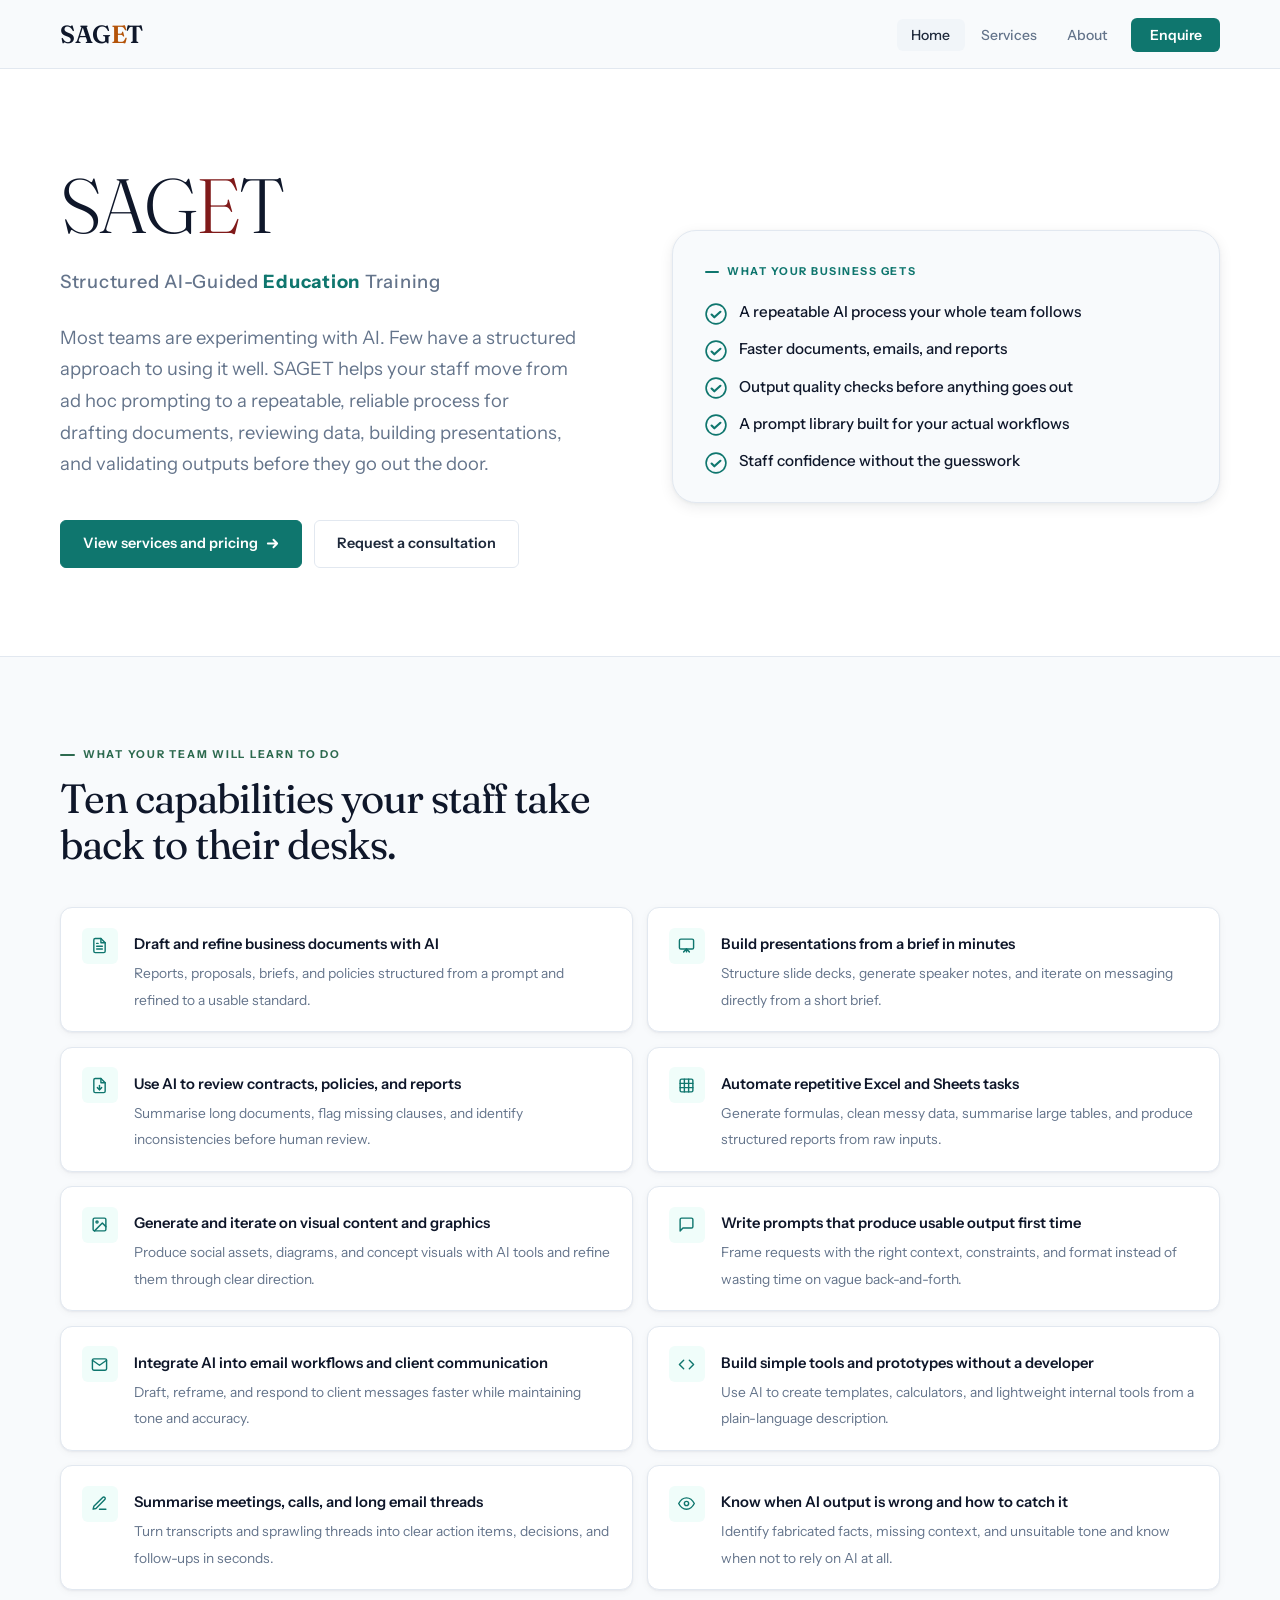
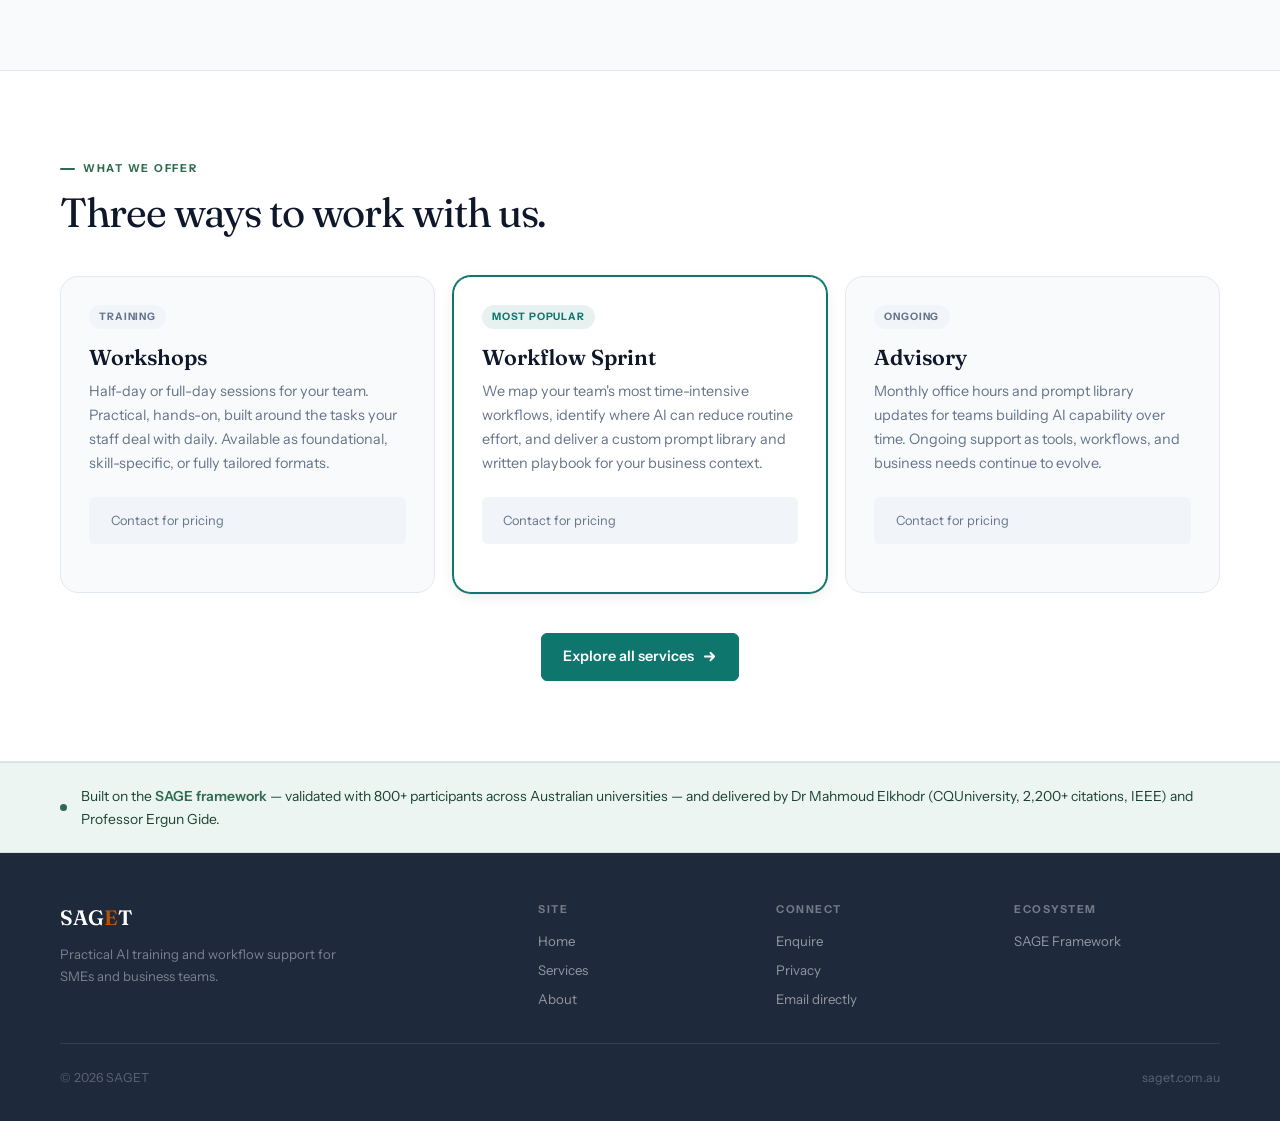
<file: index.html>
<!DOCTYPE html>
<html lang="en">
<head>
  <meta charset="UTF-8">
  <meta name="viewport" content="width=device-width, initial-scale=1.0">
  <title>SAGET — Structured AI Training for Business Teams</title>
  <meta name="description" content="SAGET delivers practical AI training and workflow consulting for SMEs and business teams. Workshops, workflow sprints, and ongoing advisory built around the tasks your staff handle every day.">
  <meta name="robots" content="index, follow">
  <link rel="canonical" href="https://saget.com.au/">
  <meta property="og:title" content="SAGET — Structured AI Training for Business Teams">
  <meta property="og:description" content="Practical AI workshops, workflow sprints, and advisory for SMEs and growing businesses.">
  <meta property="og:type" content="website">
  <meta property="og:url" content="https://saget.com.au/">
  <meta name="twitter:card" content="summary">
  <meta name="twitter:title" content="SAGET — Structured AI Training for Business Teams">
  <meta name="twitter:description" content="Practical AI training and workflow support for SMEs and business teams.">
  <link rel="preconnect" href="https://fonts.googleapis.com">
  <link rel="preconnect" href="https://fonts.gstatic.com" crossorigin>
  <link href="https://fonts.googleapis.com/css2?family=Fraunces:opsz,wght@9..144,300;9..144,400;9..144,600&family=Instrument+Sans:wght@400;500;600;700&display=swap" rel="stylesheet">
  <link rel="stylesheet" href="styles.css">
</head>
<body>

  <!-- HEADER -->
  <header class="site-header">
    <div class="header-inner">
      <a class="wordmark" href="index.html" aria-label="SAGET home">SAG<span class="e-mark">E</span>T</a>
      <nav aria-label="Primary">
        <ul class="main-nav">
          <li><a href="index.html" class="is-active">Home</a></li>
          <li><a href="services.html">Services</a></li>
          <li><a href="about.html">About</a></li>
          <li><a href="services.html#enquire" class="nav-cta">Enquire</a></li>
        </ul>
      </nav>
      <button class="hamburger" aria-label="Open navigation" aria-expanded="false" aria-controls="mobile-nav" data-menu-toggle>
        <span></span><span></span><span></span>
      </button>
    </div>
  </header>

  <!-- MOBILE NAV -->
  <nav class="mobile-nav" id="mobile-nav" aria-label="Mobile navigation" data-menu>
    <button class="mobile-nav-close" data-menu-close aria-label="Close navigation">&#x2715;</button>
    <a href="index.html">Home</a>
    <a href="services.html">Services</a>
    <a href="about.html">About</a>
    <a href="services.html#enquire" class="nav-cta">Enquire</a>
  </nav>

  <main>

    <!-- HERO -->
    <section class="hero">
      <div class="hero-grid">
        <div class="hero-copy">
          <h1 class="hero-title fade-up">SAG<span style="color: rgb(128, 26, 26);">E</span>T</h1>
          <div class="hero-tagline fade-up delay-1">
            Structured AI-Guided
            <span class="rotating-word-wrapper">
              <span class="rotating-word active">Education</span>
              <span class="rotating-word">Enterprise</span>
              <span class="rotating-word">Employee</span>
              <span class="rotating-word">Enabling</span>
              <span class="rotating-word">Empowerment</span>
            </span>
            Training
          </div>
          <p class="hero-sub fade-up delay-2">
            Most teams are experimenting with AI. Few have a structured approach to using it well. SAGET helps your staff move from ad hoc prompting to a repeatable, reliable process for drafting documents, reviewing data, building presentations, and validating outputs before they go out the door.
          </p>
          <div class="hero-actions fade-up delay-3">
            <a href="services.html" class="btn btn-action">
              View services and pricing
              <svg viewBox="0 0 16 16" fill="none" stroke="currentColor" stroke-width="2" stroke-linecap="round" stroke-linejoin="round"><path d="M3 8h10M9 4l4 4-4 4"/></svg>
            </a>
            <a href="services.html#enquire" class="btn btn-outline">Request a consultation</a>
          </div>
        </div>

        <div class="hero-card fade-up delay-2">
          <div class="hero-card-label">What your business gets</div>
          <div class="hero-card-list">
            <div class="hero-card-item">
              <svg class="hero-check" viewBox="0 0 20 20" fill="none"><circle cx="10" cy="10" r="9" stroke="currentColor" stroke-width="1.5"/><path d="M6 10.5l2.5 2.5L14 8" stroke="currentColor" stroke-width="2" stroke-linecap="round" stroke-linejoin="round"/></svg>
              <span>A repeatable AI process your whole team follows</span>
            </div>
            <div class="hero-card-item">
              <svg class="hero-check" viewBox="0 0 20 20" fill="none"><circle cx="10" cy="10" r="9" stroke="currentColor" stroke-width="1.5"/><path d="M6 10.5l2.5 2.5L14 8" stroke="currentColor" stroke-width="2" stroke-linecap="round" stroke-linejoin="round"/></svg>
              <span>Faster documents, emails, and reports</span>
            </div>
            <div class="hero-card-item">
              <svg class="hero-check" viewBox="0 0 20 20" fill="none"><circle cx="10" cy="10" r="9" stroke="currentColor" stroke-width="1.5"/><path d="M6 10.5l2.5 2.5L14 8" stroke="currentColor" stroke-width="2" stroke-linecap="round" stroke-linejoin="round"/></svg>
              <span>Output quality checks before anything goes out</span>
            </div>
            <div class="hero-card-item">
              <svg class="hero-check" viewBox="0 0 20 20" fill="none"><circle cx="10" cy="10" r="9" stroke="currentColor" stroke-width="1.5"/><path d="M6 10.5l2.5 2.5L14 8" stroke="currentColor" stroke-width="2" stroke-linecap="round" stroke-linejoin="round"/></svg>
              <span>A prompt library built for your actual workflows</span>
            </div>
            <div class="hero-card-item">
              <svg class="hero-check" viewBox="0 0 20 20" fill="none"><circle cx="10" cy="10" r="9" stroke="currentColor" stroke-width="1.5"/><path d="M6 10.5l2.5 2.5L14 8" stroke="currentColor" stroke-width="2" stroke-linecap="round" stroke-linejoin="round"/></svg>
              <span>Staff confidence without the guesswork</span>
            </div>
          </div>
        </div>
      </div>
    </section>

    <!-- SKILLS SECTION -->
    <section class="section skills-section" id="skills">
      <div class="container">
        <div class="skills-header">
          <div class="section-label">What your team will learn to do</div>
          <h2 class="section-title">Ten capabilities your staff take back to their desks.</h2>
        </div>

        <div class="skills-grid">
          <div class="skill-item">
            <div class="skill-icon" aria-hidden="true"><svg viewBox="0 0 24 24" fill="none" stroke="currentColor" stroke-width="2" stroke-linecap="round" stroke-linejoin="round"><path d="M14 2H6a2 2 0 0 0-2 2v16a2 2 0 0 0 2 2h12a2 2 0 0 0 2-2V8z"/><polyline points="14 2 14 8 20 8"/><line x1="16" y1="13" x2="8" y2="13"/><line x1="16" y1="17" x2="8" y2="17"/><polyline points="10 9 9 9 8 9"/></svg></div>
            <div class="skill-text"><strong>Draft and refine business documents with AI</strong><span>Reports, proposals, briefs, and policies structured from a prompt and refined to a usable standard.</span></div>
          </div>
          <div class="skill-item">
            <div class="skill-icon" aria-hidden="true"><svg viewBox="0 0 24 24" fill="none" stroke="currentColor" stroke-width="2" stroke-linecap="round" stroke-linejoin="round"><rect x="2" y="3" width="20" height="14" rx="2"/><polyline points="8 21 12 17 16 21"/><line x1="12" y1="17" x2="12" y2="21"/></svg></div>
            <div class="skill-text"><strong>Build presentations from a brief in minutes</strong><span>Structure slide decks, generate speaker notes, and iterate on messaging directly from a short brief.</span></div>
          </div>
          <div class="skill-item">
            <div class="skill-icon" aria-hidden="true"><svg viewBox="0 0 24 24" fill="none" stroke="currentColor" stroke-width="2" stroke-linecap="round" stroke-linejoin="round"><path d="M14 2H6a2 2 0 0 0-2 2v16a2 2 0 0 0 2 2h12a2 2 0 0 0 2-2V8z"/><polyline points="14 2 14 8 20 8"/><polyline points="9 15 12 18 15 15"/><line x1="12" y1="12" x2="12" y2="18"/></svg></div>
            <div class="skill-text"><strong>Use AI to review contracts, policies, and reports</strong><span>Summarise long documents, flag missing clauses, and identify inconsistencies before human review.</span></div>
          </div>
          <div class="skill-item">
            <div class="skill-icon" aria-hidden="true"><svg viewBox="0 0 24 24" fill="none" stroke="currentColor" stroke-width="2" stroke-linecap="round" stroke-linejoin="round"><rect x="3" y="3" width="18" height="18" rx="2"/><line x1="3" y1="9" x2="21" y2="9"/><line x1="3" y1="15" x2="21" y2="15"/><line x1="9" y1="3" x2="9" y2="21"/><line x1="15" y1="3" x2="15" y2="21"/></svg></div>
            <div class="skill-text"><strong>Automate repetitive Excel and Sheets tasks</strong><span>Generate formulas, clean messy data, summarise large tables, and produce structured reports from raw inputs.</span></div>
          </div>
          <div class="skill-item">
            <div class="skill-icon" aria-hidden="true"><svg viewBox="0 0 24 24" fill="none" stroke="currentColor" stroke-width="2" stroke-linecap="round" stroke-linejoin="round"><rect x="3" y="3" width="18" height="18" rx="2"/><circle cx="8.5" cy="8.5" r="1.5"/><polyline points="21 15 16 10 5 21"/></svg></div>
            <div class="skill-text"><strong>Generate and iterate on visual content and graphics</strong><span>Produce social assets, diagrams, and concept visuals with AI tools and refine them through clear direction.</span></div>
          </div>
          <div class="skill-item">
            <div class="skill-icon" aria-hidden="true"><svg viewBox="0 0 24 24" fill="none" stroke="currentColor" stroke-width="2" stroke-linecap="round" stroke-linejoin="round"><path d="M21 15a2 2 0 0 1-2 2H7l-4 4V5a2 2 0 0 1 2-2h14a2 2 0 0 1 2 2z"/></svg></div>
            <div class="skill-text"><strong>Write prompts that produce usable output first time</strong><span>Frame requests with the right context, constraints, and format instead of wasting time on vague back-and-forth.</span></div>
          </div>
          <div class="skill-item">
            <div class="skill-icon" aria-hidden="true"><svg viewBox="0 0 24 24" fill="none" stroke="currentColor" stroke-width="2" stroke-linecap="round" stroke-linejoin="round"><path d="M4 4h16c1.1 0 2 .9 2 2v12c0 1.1-.9 2-2 2H4c-1.1 0-2-.9-2-2V6c0-1.1.9-2 2-2z"/><polyline points="22,6 12,13 2,6"/></svg></div>
            <div class="skill-text"><strong>Integrate AI into email workflows and client communication</strong><span>Draft, reframe, and respond to client messages faster while maintaining tone and accuracy.</span></div>
          </div>
          <div class="skill-item">
            <div class="skill-icon" aria-hidden="true"><svg viewBox="0 0 24 24" fill="none" stroke="currentColor" stroke-width="2" stroke-linecap="round" stroke-linejoin="round"><polyline points="16 18 22 12 16 6"/><polyline points="8 6 2 12 8 18"/></svg></div>
            <div class="skill-text"><strong>Build simple tools and prototypes without a developer</strong><span>Use AI to create templates, calculators, and lightweight internal tools from a plain-language description.</span></div>
          </div>
          <div class="skill-item">
            <div class="skill-icon" aria-hidden="true"><svg viewBox="0 0 24 24" fill="none" stroke="currentColor" stroke-width="2" stroke-linecap="round" stroke-linejoin="round"><path d="M12 20h9"/><path d="M16.5 3.5a2.121 2.121 0 0 1 3 3L7 19l-4 1 1-4L16.5 3.5z"/></svg></div>
            <div class="skill-text"><strong>Summarise meetings, calls, and long email threads</strong><span>Turn transcripts and sprawling threads into clear action items, decisions, and follow-ups in seconds.</span></div>
          </div>
          <div class="skill-item">
            <div class="skill-icon" aria-hidden="true"><svg viewBox="0 0 24 24" fill="none" stroke="currentColor" stroke-width="2" stroke-linecap="round" stroke-linejoin="round"><path d="M1 12s4-8 11-8 11 8 11 8-4 8-11 8-11-8-11-8z"/><circle cx="12" cy="12" r="3"/></svg></div>
            <div class="skill-text"><strong>Know when AI output is wrong and how to catch it</strong><span>Identify fabricated facts, missing context, and unsuitable tone and know when not to rely on AI at all.</span></div>
          </div>
        </div>
      </div>
    </section>

    <!-- WHAT WE OFFER -->
    <section class="section tiers-section">
      <div class="container">
        <div class="tiers-header">
          <div class="section-label">What we offer</div>
          <h2 class="section-title">Three ways to work with us.</h2>
        </div>

        <div class="tier-grid">
          <div class="tier-card">
            <span class="tier-badge standard">Training</span>
            <h3 class="tier-name">Workshops</h3>
            <p class="tier-desc">Half-day or full-day sessions for your team. Practical, hands-on, built around the tasks your staff deal with daily. Available as foundational, skill-specific, or fully tailored formats.</p>
            <div class="tier-price"><span class="tier-price-amount"></span><span class="tier-price-note">Contact for pricing</span></div>
          </div>

          <div class="tier-card featured">
            <span class="tier-badge popular">Most popular</span>
            <h3 class="tier-name">Workflow Sprint</h3>
            <p class="tier-desc">We map your team's most time-intensive workflows, identify where AI can reduce routine effort, and deliver a custom prompt library and written playbook for your business context.</p>
            <div class="tier-price"><span class="tier-price-amount"></span><span class="tier-price-note">Contact for pricing</span></div>
          </div>

          <div class="tier-card">
            <span class="tier-badge standard">Ongoing</span>
            <h3 class="tier-name">Advisory</h3>
            <p class="tier-desc">Monthly office hours and prompt library updates for teams building AI capability over time. Ongoing support as tools, workflows, and business needs continue to evolve.</p>
            <div class="tier-price"><span class="tier-price-amount"></span><span class="tier-price-note">Contact for pricing</span></div>
          </div>
        </div>

        <div style="text-align:center;margin-top:2.5rem;">
          <a href="services.html" class="btn btn-action">
            Explore all services
            <svg viewBox="0 0 16 16" fill="none" stroke="currentColor" stroke-width="2" stroke-linecap="round" stroke-linejoin="round"><path d="M3 8h10M9 4l4 4-4 4"/></svg>
          </a>
        </div>
      </div>
    </section>

    <!-- CREDIBILITY STRIP -->
    <div class="credibility-strip">
      <div class="credibility-inner">
        <div class="credibility-dot" aria-hidden="true"></div>
        <p class="credibility-text">
          Built on the <a href="https://sage-framework.com/" target="_blank" rel="noreferrer">SAGE framework</a> &mdash; validated with 800+ participants across Australian universities &mdash; and delivered by Dr Mahmoud Elkhodr (CQUniversity, 2,200+ citations, IEEE) and Professor Ergun Gide.
        </p>
      </div>
    </div>

  </main>

  <!-- FOOTER -->
  <footer class="site-footer">
    <div class="container">
      <div class="footer-grid">
        <div>
          <div class="footer-wordmark">SAG<span class="e-mark">E</span>T</div>
          <p class="footer-tagline">Practical AI training and workflow support for SMEs and business teams.</p>
        </div>
        <div>
          <div class="footer-heading">Site</div>
          <nav class="footer-links" aria-label="Footer site links">
            <a href="index.html">Home</a>
            <a href="services.html">Services</a>
            <a href="about.html">About</a>
          </nav>
        </div>
        <div>
          <div class="footer-heading">Connect</div>
          <nav class="footer-links" aria-label="Footer contact links">
            <a href="services.html#enquire">Enquire</a>
            <a href="privacy.html">Privacy</a>
            <a href="mailto:m.elkhodr@cqu.edu.au?subject=SAGET%20Enquiry">Email directly</a>
          </nav>
        </div>
        <div>
          <div class="footer-heading">Ecosystem</div>
          <nav class="footer-links" aria-label="Footer ecosystem links">
            <a href="https://sage-framework.com/" target="_blank" rel="noreferrer">SAGE Framework</a>
          </nav>
        </div>
      </div>
      <div class="footer-bottom">
        <span>&copy; <span data-year></span> SAGET</span>
        <span>saget.com.au</span>
      </div>
    </div>
  </footer>

  <script src="script.js"></script>
</body>
</html>
</file>
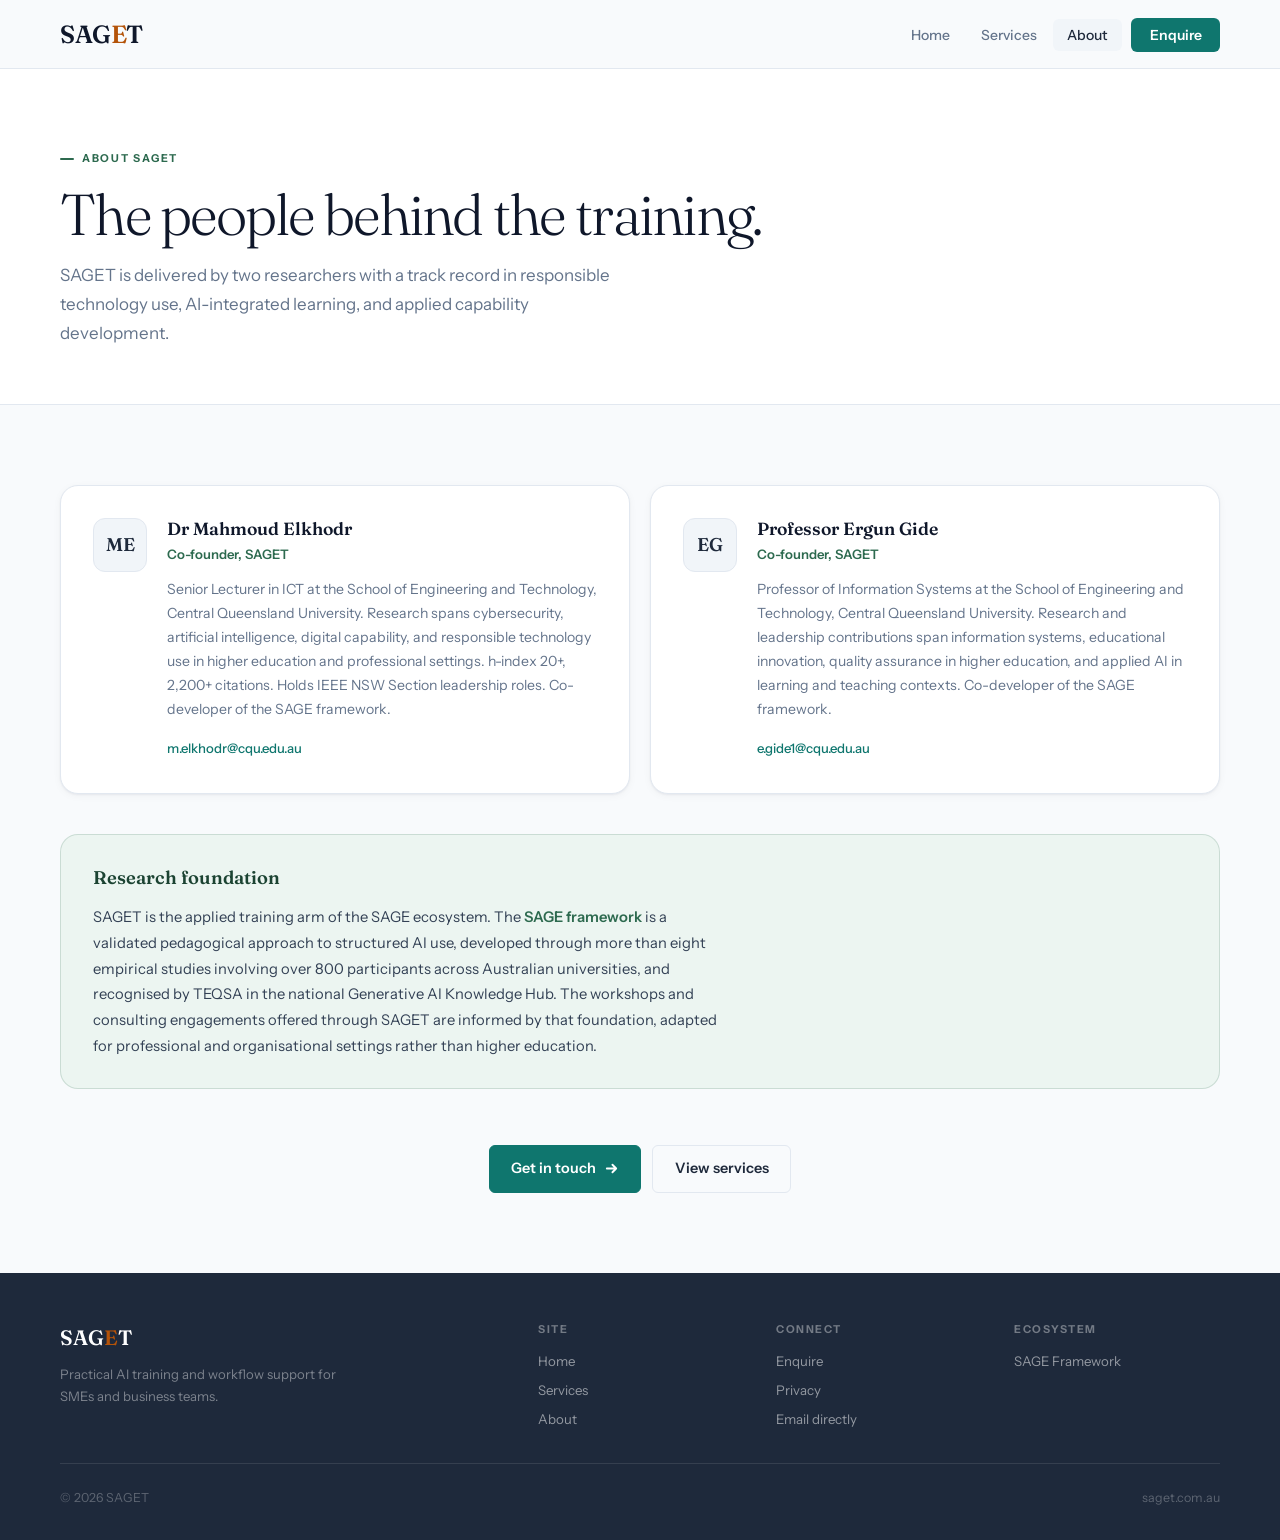
<file: about.html>
<!DOCTYPE html>
<html lang="en">
<head>
  <meta charset="UTF-8">
  <meta name="viewport" content="width=device-width, initial-scale=1.0">
  <title>About | SAGET</title>
  <meta name="description" content="SAGET is delivered by Dr Mahmoud Elkhodr and Professor Ergun Gide. Learn about the people behind the training and the research foundation that informs the approach.">
  <meta name="robots" content="index, follow">
  <link rel="canonical" href="https://saget.com.au/about/">
  <meta property="og:title" content="About | SAGET">
  <meta property="og:description" content="SAGET is delivered by Dr Mahmoud Elkhodr and Professor Ergun Gide, researchers with a track record in AI-integrated learning and responsible technology use.">
  <meta property="og:type" content="website">
  <meta property="og:url" content="https://saget.com.au/about/">
  <meta name="twitter:card" content="summary">
  <meta name="twitter:title" content="About | SAGET">
  <meta name="twitter:description" content="The people and research foundation behind SAGET.">
  <link rel="preconnect" href="https://fonts.googleapis.com">
  <link rel="preconnect" href="https://fonts.gstatic.com" crossorigin>
  <link href="https://fonts.googleapis.com/css2?family=Fraunces:opsz,wght@9..144,300;9..144,400;9..144,600&family=Instrument+Sans:wght@400;500;600;700&display=swap" rel="stylesheet">
  <link rel="stylesheet" href="styles.css">
</head>
<body>

  <!-- HEADER -->
  <header class="site-header">
    <div class="header-inner">
      <a class="wordmark" href="index.html" aria-label="SAGET home">SAG<span class="e-mark">E</span>T</a>
      <nav aria-label="Primary">
        <ul class="main-nav">
          <li><a href="index.html">Home</a></li>
          <li><a href="services.html">Services</a></li>
          <li><a href="about.html" class="is-active">About</a></li>
          <li><a href="services.html#enquire" class="nav-cta">Enquire</a></li>
        </ul>
      </nav>
      <button class="hamburger" aria-label="Open navigation" aria-expanded="false" aria-controls="mobile-nav" data-menu-toggle>
        <span></span><span></span><span></span>
      </button>
    </div>
  </header>

  <!-- MOBILE NAV -->
  <nav class="mobile-nav" id="mobile-nav" aria-label="Mobile navigation" data-menu>
    <button class="mobile-nav-close" data-menu-close aria-label="Close navigation">&#x2715;</button>
    <a href="index.html">Home</a>
    <a href="services.html">Services</a>
    <a href="about.html">About</a>
    <a href="services.html#enquire" class="nav-cta">Enquire</a>
  </nav>

  <main>

    <!-- PAGE HERO -->
    <section class="page-hero">
      <div class="container">
        <div class="page-eyebrow">About SAGET</div>
        <h1 class="page-title">The people behind the training.</h1>
        <p class="page-subtitle">SAGET is delivered by two researchers with a track record in responsible technology use, AI-integrated learning, and applied capability development.</p>
      </div>
    </section>

    <!-- FOUNDERS -->
    <section class="section about-section">
      <div class="container">

        <div class="founders-grid">
          <div class="founder-card">
            <div class="founder-initials" aria-hidden="true">ME</div>
            <div>
              <div class="founder-name">Dr Mahmoud Elkhodr</div>
              <div class="founder-role">Co-founder, SAGET</div>
              <p class="founder-bio">
                Senior Lecturer in ICT at the School of Engineering and Technology, Central Queensland University. Research spans cybersecurity, artificial intelligence, digital capability, and responsible technology use in higher education and professional settings. h-index 20+, 2,200+ citations. Holds IEEE NSW Section leadership roles. Co-developer of the SAGE framework.
              </p>
              <a href="mailto:m.elkhodr@cqu.edu.au" class="founder-contact">m.elkhodr@cqu.edu.au</a>
            </div>
          </div>

          <div class="founder-card">
            <div class="founder-initials" aria-hidden="true">EG</div>
            <div>
              <div class="founder-name">Professor Ergun Gide</div>
              <div class="founder-role">Co-founder, SAGET</div>
              <p class="founder-bio">
                Professor of Information Systems at the School of Engineering and Technology, Central Queensland University. Research and leadership contributions span information systems, educational innovation, quality assurance in higher education, and applied AI in learning and teaching contexts. Co-developer of the SAGE framework.
              </p>
              <a href="mailto:e.gide1@cqu.edu.au" class="founder-contact">e.gide1@cqu.edu.au</a>
            </div>
          </div>
        </div>

        <!-- SAGE CONNECTION -->
        <div class="sage-connection">
          <h3>Research foundation</h3>
          <p>
            SAGET is the applied training arm of the SAGE ecosystem. The <a href="https://sage-framework.com/" target="_blank" rel="noreferrer">SAGE framework</a> is a validated pedagogical approach to structured AI use, developed through more than eight empirical studies involving over 800 participants across Australian universities, and recognised by TEQSA in the national Generative AI Knowledge Hub. The workshops and consulting engagements offered through SAGET are informed by that foundation, adapted for professional and organisational settings rather than higher education.
          </p>
        </div>

        <!-- CTA -->
        <div style="text-align:center;margin-top:1rem;">
          <a href="services.html#enquire" class="btn btn-action">
            Get in touch
            <svg viewBox="0 0 16 16" fill="none" stroke="currentColor" stroke-width="2" stroke-linecap="round" stroke-linejoin="round"><path d="M3 8h10M9 4l4 4-4 4"/></svg>
          </a>
          <a href="services.html" class="btn btn-outline" style="margin-left:0.5rem;">View services</a>
        </div>

      </div>
    </section>

  </main>

  <!-- FOOTER -->
  <footer class="site-footer">
    <div class="container">
      <div class="footer-grid">
        <div>
          <div class="footer-wordmark">SAG<span class="e-mark">E</span>T</div>
          <p class="footer-tagline">Practical AI training and workflow support for SMEs and business teams.</p>
        </div>
        <div>
          <div class="footer-heading">Site</div>
          <nav class="footer-links" aria-label="Footer site links">
            <a href="index.html">Home</a>
            <a href="services.html">Services</a>
            <a href="about.html">About</a>
          </nav>
        </div>
        <div>
          <div class="footer-heading">Connect</div>
          <nav class="footer-links" aria-label="Footer contact links">
            <a href="services.html#enquire">Enquire</a>
            <a href="privacy.html">Privacy</a>
            <a href="mailto:m.elkhodr@cqu.edu.au?subject=SAGET%20Enquiry">Email directly</a>
          </nav>
        </div>
        <div>
          <div class="footer-heading">Ecosystem</div>
          <nav class="footer-links" aria-label="Footer ecosystem links">
            <a href="https://sage-framework.com/" target="_blank" rel="noreferrer">SAGE Framework</a>
          </nav>
        </div>
      </div>
      <div class="footer-bottom">
        <span>&copy; <span data-year></span> SAGET</span>
        <span>saget.com.au</span>
      </div>
    </div>
  </footer>

  <script src="script.js"></script>
</body>
</html>
</file>
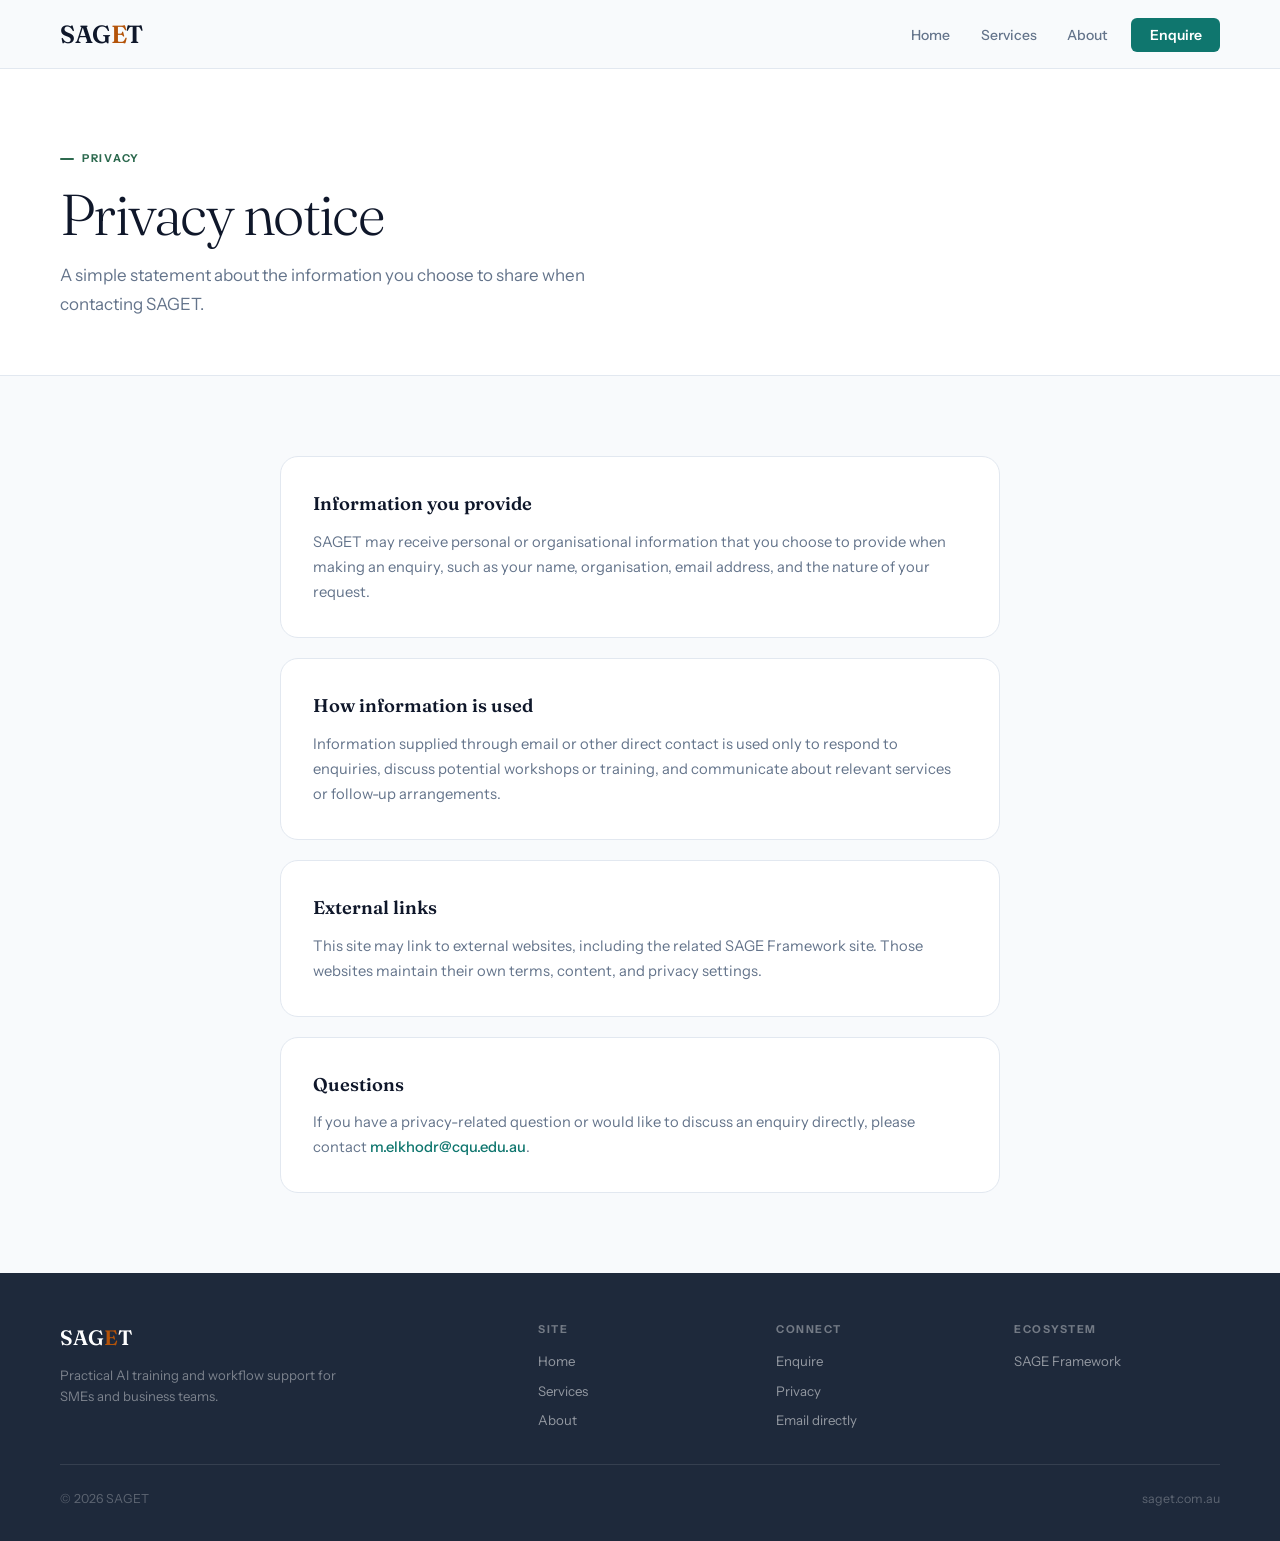
<file: privacy.html>
<!DOCTYPE html>
<html lang="en">
<head>
  <meta charset="UTF-8">
  <meta name="viewport" content="width=device-width, initial-scale=1.0">
  <title>Privacy | SAGET</title>
  <meta name="description" content="Privacy information for SAGET enquiries and website visitors.">
  <meta name="robots" content="index, follow">
  <link rel="canonical" href="https://saget.com.au/privacy/">
  <link rel="preconnect" href="https://fonts.googleapis.com">
  <link rel="preconnect" href="https://fonts.gstatic.com" crossorigin>
  <link href="https://fonts.googleapis.com/css2?family=Fraunces:opsz,wght@9..144,300;9..144,400;9..144,600&family=Instrument+Sans:wght@400;500;600;700&display=swap" rel="stylesheet">
  <link rel="stylesheet" href="styles.css">
</head>
<body>

  <!-- HEADER -->
  <header class="site-header">
    <div class="header-inner">
      <a class="wordmark" href="index.html" aria-label="SAGET home">SAG<span class="e-mark">E</span>T</a>

      <nav aria-label="Primary">
        <ul class="main-nav">
          <li><a href="index.html">Home</a></li>
          <li><a href="services.html">Services</a></li>
          <li><a href="about.html">About</a></li>
          <li><a href="services.html#enquire" class="nav-cta">Enquire</a></li>
        </ul>
      </nav>

      <button class="hamburger" aria-label="Open navigation" aria-expanded="false" aria-controls="mobile-nav" data-menu-toggle>
        <span></span><span></span><span></span>
      </button>
    </div>
  </header>

  <!-- MOBILE NAV -->
  <nav class="mobile-nav" id="mobile-nav" aria-label="Mobile navigation" data-menu>
    <button class="mobile-nav-close" data-menu-close aria-label="Close navigation">&#x2715;</button>
    <a href="index.html">Home</a>
    <a href="services.html">Services</a>
    <a href="about.html">About</a>
    <a href="services.html#enquire" class="nav-cta">Enquire</a>
  </nav>

  <main>

    <!-- PAGE HERO -->
    <section class="page-hero">
      <div class="container">
        <div class="page-eyebrow">Privacy</div>
        <h1 class="page-title">Privacy notice</h1>
        <p class="page-subtitle">A simple statement about the information you choose to share when contacting SAGET.</p>
      </div>
    </section>

    <!-- PRIVACY CONTENT -->
    <section class="section">
      <div class="container" style="max-width:720px;">

        <div style="background:var(--white);border:1px solid var(--line);border-radius:var(--radius-lg);padding:2rem;margin-bottom:1.25rem;">
          <h2 style="font-family:'Fraunces',Georgia,serif;font-size:1.15rem;font-weight:600;color:var(--ink);margin-bottom:0.65rem;">Information you provide</h2>
          <p style="font-size:0.92rem;color:var(--muted);line-height:1.7;margin:0;">SAGET may receive personal or organisational information that you choose to provide when making an enquiry, such as your name, organisation, email address, and the nature of your request.</p>
        </div>

        <div style="background:var(--white);border:1px solid var(--line);border-radius:var(--radius-lg);padding:2rem;margin-bottom:1.25rem;">
          <h2 style="font-family:'Fraunces',Georgia,serif;font-size:1.15rem;font-weight:600;color:var(--ink);margin-bottom:0.65rem;">How information is used</h2>
          <p style="font-size:0.92rem;color:var(--muted);line-height:1.7;margin:0;">Information supplied through email or other direct contact is used only to respond to enquiries, discuss potential workshops or training, and communicate about relevant services or follow-up arrangements.</p>
        </div>

        <div style="background:var(--white);border:1px solid var(--line);border-radius:var(--radius-lg);padding:2rem;margin-bottom:1.25rem;">
          <h2 style="font-family:'Fraunces',Georgia,serif;font-size:1.15rem;font-weight:600;color:var(--ink);margin-bottom:0.65rem;">External links</h2>
          <p style="font-size:0.92rem;color:var(--muted);line-height:1.7;margin:0;">This site may link to external websites, including the related SAGE Framework site. Those websites maintain their own terms, content, and privacy settings.</p>
        </div>

        <div style="background:var(--white);border:1px solid var(--line);border-radius:var(--radius-lg);padding:2rem;">
          <h2 style="font-family:'Fraunces',Georgia,serif;font-size:1.15rem;font-weight:600;color:var(--ink);margin-bottom:0.65rem;">Questions</h2>
          <p style="font-size:0.92rem;color:var(--muted);line-height:1.7;margin:0;">If you have a privacy-related question or would like to discuss an enquiry directly, please contact <a href="mailto:m.elkhodr@cqu.edu.au?subject=SAGET%20Privacy%20Enquiry" style="color:var(--action);font-weight:500;">m.elkhodr@cqu.edu.au</a>.</p>
        </div>

      </div>
    </section>

  </main>

  <!-- FOOTER -->
  <footer class="site-footer">
    <div class="container">
      <div class="footer-grid">
        <div>
          <div class="footer-wordmark">SAG<span class="e-mark">E</span>T</div>
          <p class="footer-tagline">Practical AI training and workflow support for SMEs and business teams.</p>
        </div>
        <div>
          <div class="footer-heading">Site</div>
          <nav class="footer-links" aria-label="Footer site links">
            <a href="index.html">Home</a>
            <a href="services.html">Services</a>
            <a href="about.html">About</a>
          </nav>
        </div>
        <div>
          <div class="footer-heading">Connect</div>
          <nav class="footer-links" aria-label="Footer contact links">
            <a href="services.html#enquire">Enquire</a>
            <a href="privacy.html">Privacy</a>
            <a href="mailto:m.elkhodr@cqu.edu.au?subject=SAGET%20Enquiry">Email directly</a>
          </nav>
        </div>
        <div>
          <div class="footer-heading">Ecosystem</div>
          <nav class="footer-links" aria-label="Footer ecosystem links">
            <a href="https://sage-framework.com/" target="_blank" rel="noreferrer">SAGE Framework</a>
          </nav>
        </div>
      </div>
      <div class="footer-bottom">
        <span>&copy; <span data-year></span> SAGET</span>
        <span>saget.com.au</span>
      </div>
    </div>
  </footer>

  <script src="script.js"></script>
</body>
</html>
</file>
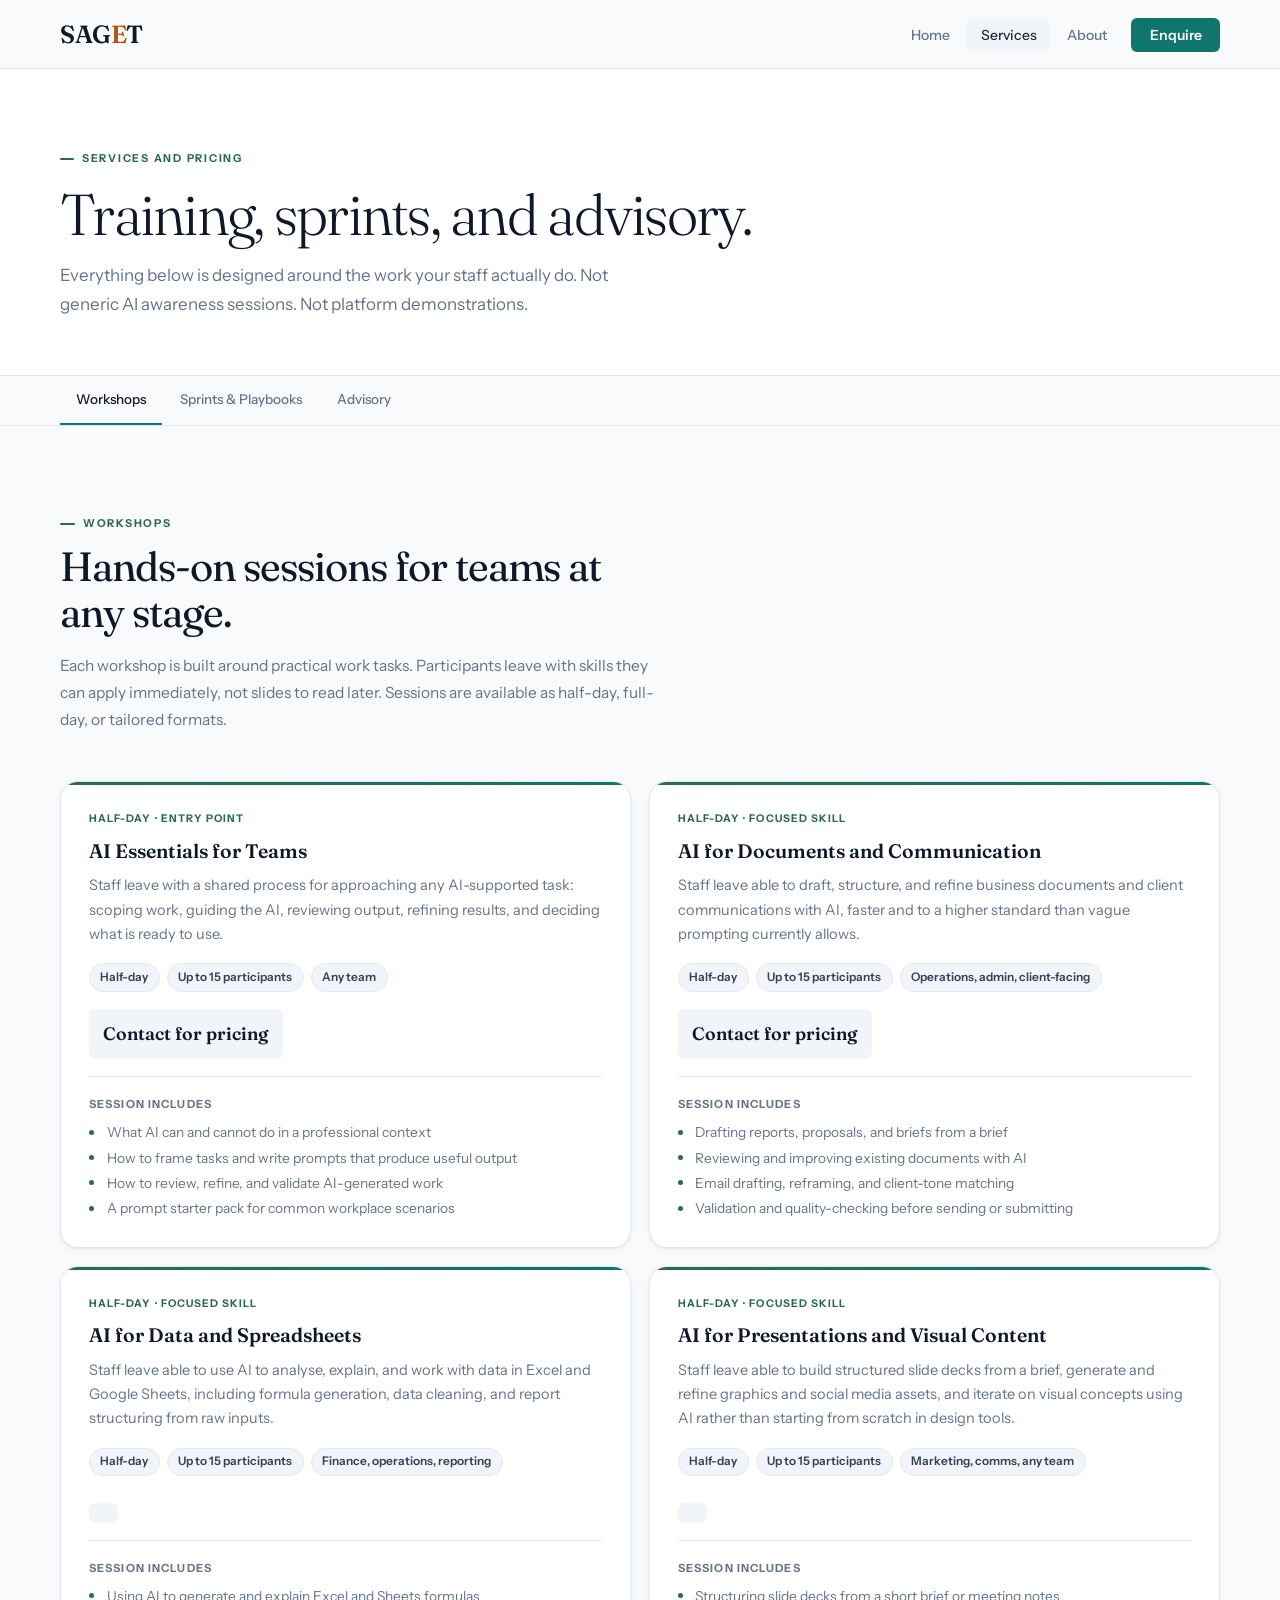
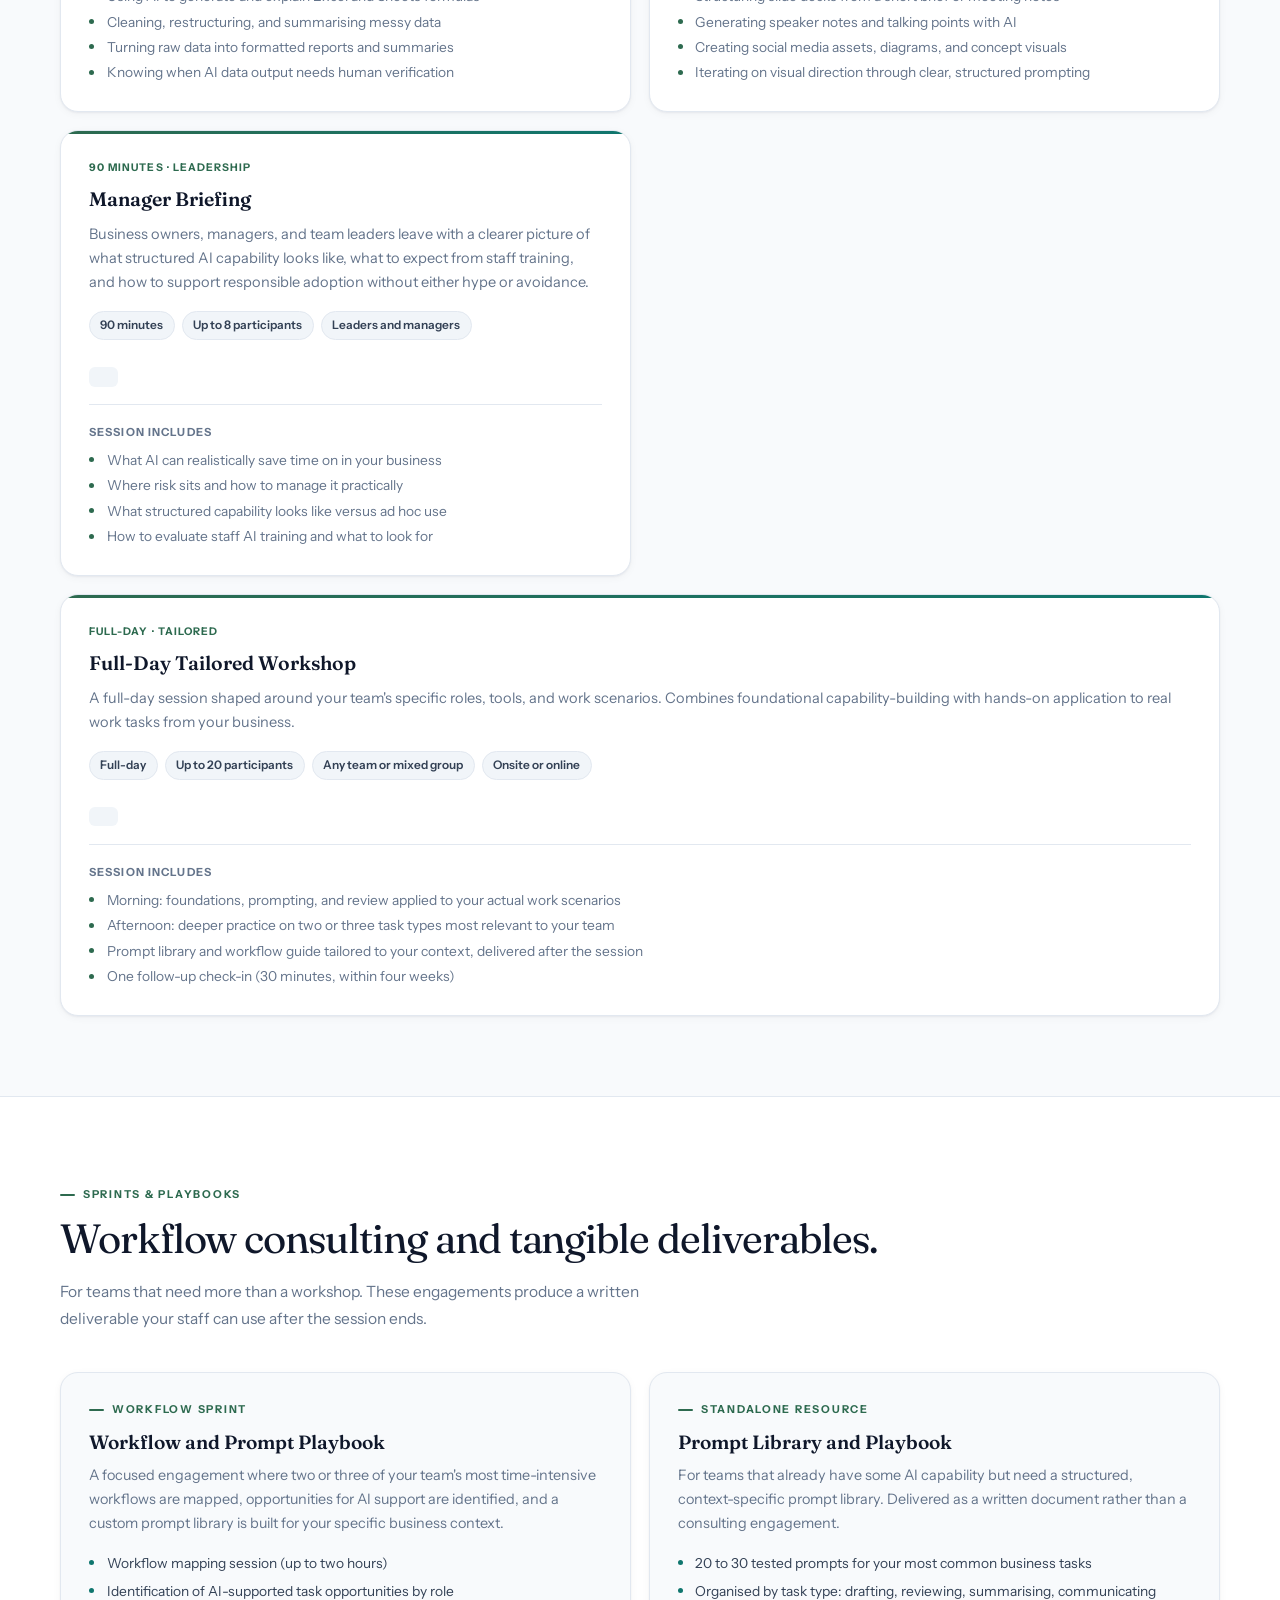
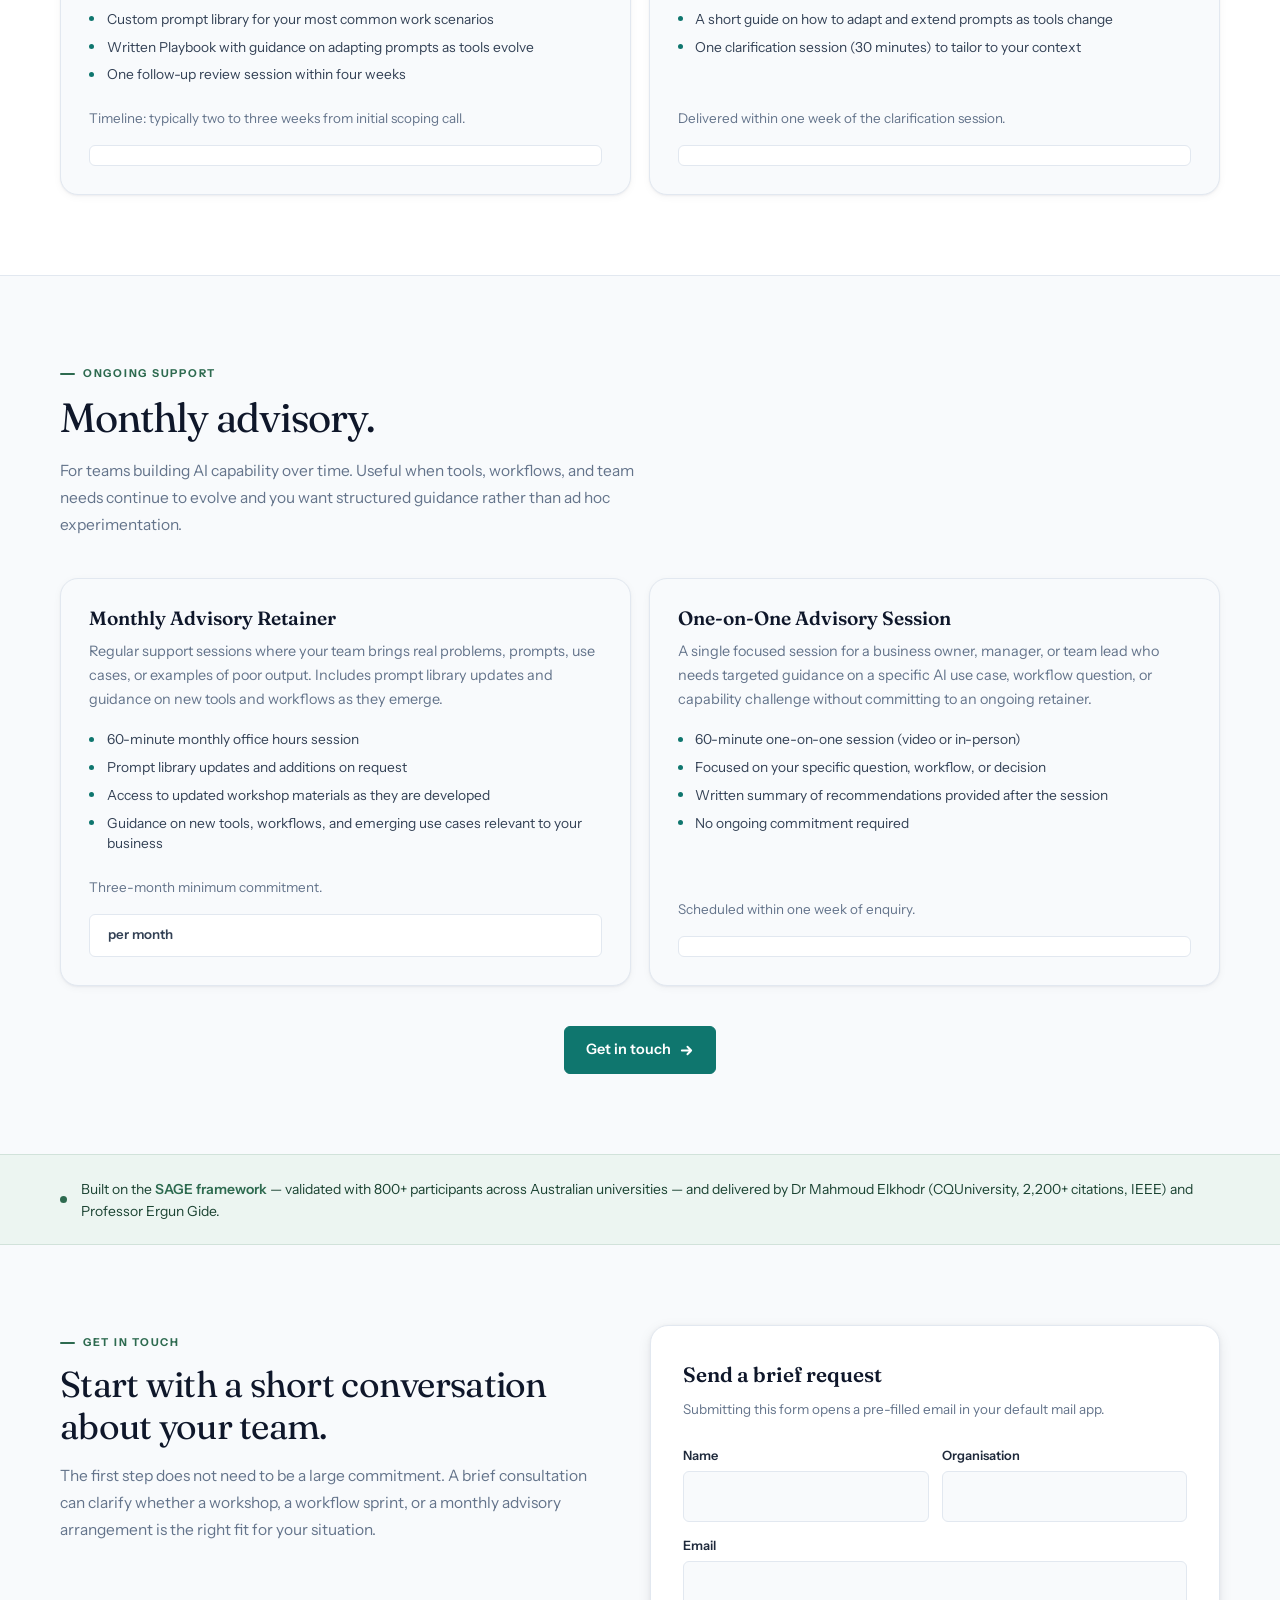
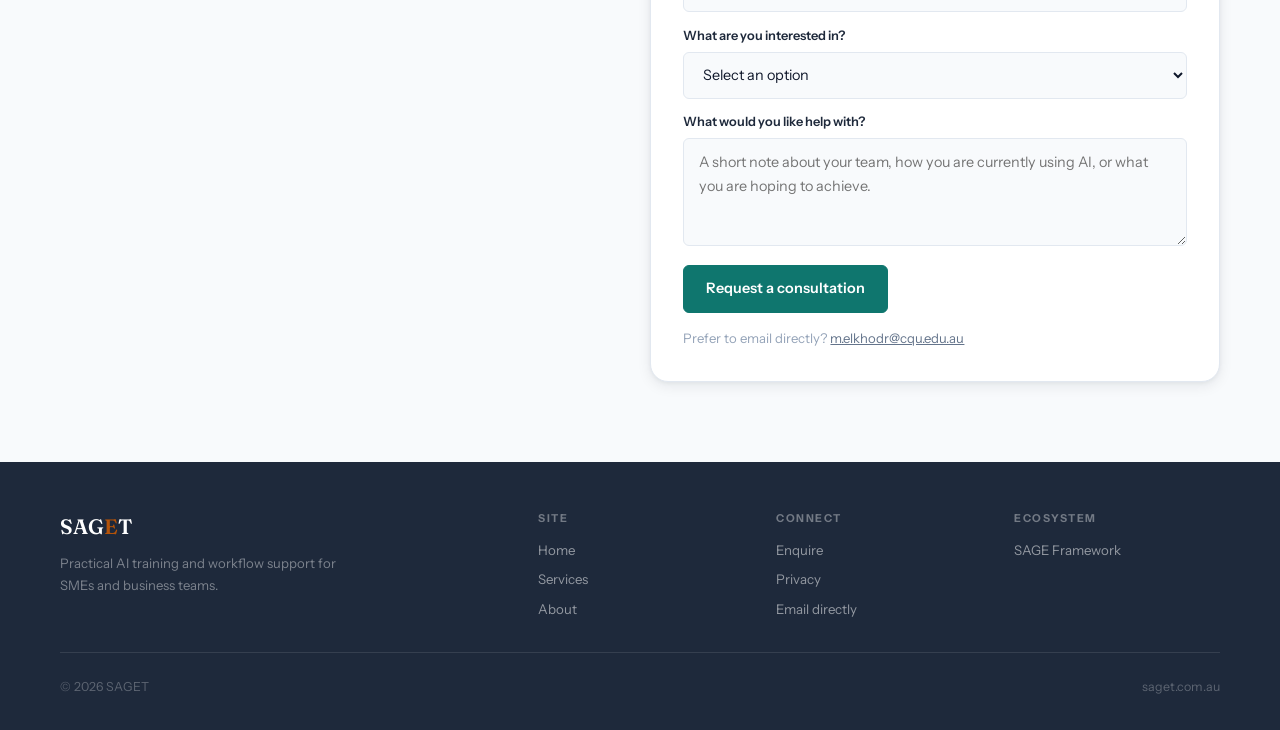
<file: services.html>
<!DOCTYPE html>
<html lang="en">
<head>
  <meta charset="UTF-8">
  <meta name="viewport" content="width=device-width, initial-scale=1.0">
  <title>Services | SAGET</title>
  <meta name="description" content="SAGET services: workshops, workflow sprints, prompt playbooks, and monthly advisory for SMEs and business teams building practical AI capability.">
  <meta name="robots" content="index, follow">
  <link rel="canonical" href="https://saget.com.au/services/">
  <meta property="og:title" content="Services | SAGET">
  <meta property="og:description" content="Workshops, workflow sprints, and ongoing advisory for business teams seeking practical AI capability.">
  <meta property="og:type" content="website">
  <meta property="og:url" content="https://saget.com.au/services/">
  <meta name="twitter:card" content="summary">
  <meta name="twitter:title" content="Services | SAGET">
  <meta name="twitter:description" content="Workshops, workflow sprints, and advisory for SMEs building lasting AI capability.">
  <link rel="preconnect" href="https://fonts.googleapis.com">
  <link rel="preconnect" href="https://fonts.gstatic.com" crossorigin>
  <link href="https://fonts.googleapis.com/css2?family=Fraunces:opsz,wght@9..144,300;9..144,400;9..144,600&family=Instrument+Sans:wght@400;500;600;700&display=swap" rel="stylesheet">
  <link rel="stylesheet" href="styles.css">
</head>
<body>

  <!-- HEADER -->
  <header class="site-header">
    <div class="header-inner">
      <a class="wordmark" href="index.html" aria-label="SAGET home">SAG<span class="e-mark">E</span>T</a>
      <nav aria-label="Primary">
        <ul class="main-nav">
          <li><a href="index.html">Home</a></li>
          <li><a href="services.html" class="is-active">Services</a></li>
          <li><a href="about.html">About</a></li>
          <li><a href="#enquire" class="nav-cta">Enquire</a></li>
        </ul>
      </nav>
      <button class="hamburger" aria-label="Open navigation" aria-expanded="false" aria-controls="mobile-nav" data-menu-toggle>
        <span></span><span></span><span></span>
      </button>
    </div>
  </header>

  <!-- MOBILE NAV -->
  <nav class="mobile-nav" id="mobile-nav" aria-label="Mobile navigation" data-menu>
    <button class="mobile-nav-close" data-menu-close aria-label="Close navigation">&#x2715;</button>
    <a href="index.html">Home</a>
    <a href="services.html">Services</a>
    <a href="about.html">About</a>
    <a href="#enquire" class="nav-cta">Enquire</a>
  </nav>

  <main>

    <!-- PAGE HERO -->
    <section class="page-hero">
      <div class="container">
        <div class="page-eyebrow">Services and pricing</div>
        <h1 class="page-title">Training, sprints, and advisory.</h1>
        <p class="page-subtitle">Everything below is designed around the work your staff actually do. Not generic AI awareness sessions. Not platform demonstrations.</p>
      </div>
    </section>

    <!-- SERVICE SUB-NAV -->
    <nav class="service-subnav" aria-label="Service sections">
      <div class="container">
        <div class="subnav-inner">
          <a href="#workshops" class="subnav-link active">Workshops</a>
          <a href="#sprints" class="subnav-link">Sprints &amp; Playbooks</a>
          <a href="#advisory" class="subnav-link">Advisory</a>
        </div>
      </div>
    </nav>

    <!-- ═══════════════════════════════════════════ -->
    <!-- SECTION 1: WORKSHOPS                        -->
    <!-- ═══════════════════════════════════════════ -->
    <section class="section services-section" id="workshops">
      <div class="container">
        <div class="services-intro">
          <div class="section-label">Workshops</div>
          <h2 class="section-title">Hands-on sessions for teams at any stage.</h2>
          <p>Each workshop is built around practical work tasks. Participants leave with skills they can apply immediately, not slides to read later. Sessions are available as half-day, full-day, or tailored formats.</p>
        </div>

        <div class="workshop-grid">

          <div class="workshop-card">
            <span class="workshop-tag">Half-day &middot; Entry point</span>
            <h3 class="workshop-name">AI Essentials for Teams</h3>
            <p class="workshop-outcome">Staff leave with a shared process for approaching any AI-supported task: scoping work, guiding the AI, reviewing output, refining results, and deciding what is ready to use.</p>
            <div class="workshop-meta">
              <span class="meta-tag">Half-day</span>
              <span class="meta-tag">Up to 15 participants</span>
              <span class="meta-tag">Any team</span>
            </div>
            <div class="workshop-price"><span>Contact for pricing</span> </div>
            <div class="workshop-topics">
              <div class="workshop-topics-label">Session includes</div>
              <ul>
                <li>What AI can and cannot do in a professional context</li>
                <li>How to frame tasks and write prompts that produce useful output</li>
                <li>How to review, refine, and validate AI-generated work</li>
                <li>A prompt starter pack for common workplace scenarios</li>
              </ul>
            </div>
          </div>

          <div class="workshop-card">
            <span class="workshop-tag">Half-day &middot; Focused skill</span>
            <h3 class="workshop-name">AI for Documents and Communication</h3>
            <p class="workshop-outcome">Staff leave able to draft, structure, and refine business documents and client communications with AI, faster and to a higher standard than vague prompting currently allows.</p>
            <div class="workshop-meta">
              <span class="meta-tag">Half-day</span>
              <span class="meta-tag">Up to 15 participants</span>
              <span class="meta-tag">Operations, admin, client-facing</span>
            </div>
            <div class="workshop-price"><span>Contact for pricing</span> </div>
            <div class="workshop-topics">
              <div class="workshop-topics-label">Session includes</div>
              <ul>
                <li>Drafting reports, proposals, and briefs from a brief</li>
                <li>Reviewing and improving existing documents with AI</li>
                <li>Email drafting, reframing, and client-tone matching</li>
                <li>Validation and quality-checking before sending or submitting</li>
              </ul>
            </div>
          </div>

          <div class="workshop-card">
            <span class="workshop-tag">Half-day &middot; Focused skill</span>
            <h3 class="workshop-name">AI for Data and Spreadsheets</h3>
            <p class="workshop-outcome">Staff leave able to use AI to analyse, explain, and work with data in Excel and Google Sheets, including formula generation, data cleaning, and report structuring from raw inputs.</p>
            <div class="workshop-meta">
              <span class="meta-tag">Half-day</span>
              <span class="meta-tag">Up to 15 participants</span>
              <span class="meta-tag">Finance, operations, reporting</span>
            </div>
            <div class="workshop-price"><span></span> </div>
            <div class="workshop-topics">
              <div class="workshop-topics-label">Session includes</div>
              <ul>
                <li>Using AI to generate and explain Excel and Sheets formulas</li>
                <li>Cleaning, restructuring, and summarising messy data</li>
                <li>Turning raw data into formatted reports and summaries</li>
                <li>Knowing when AI data output needs human verification</li>
              </ul>
            </div>
          </div>

          <div class="workshop-card">
            <span class="workshop-tag">Half-day &middot; Focused skill</span>
            <h3 class="workshop-name">AI for Presentations and Visual Content</h3>
            <p class="workshop-outcome">Staff leave able to build structured slide decks from a brief, generate and refine graphics and social media assets, and iterate on visual concepts using AI rather than starting from scratch in design tools.</p>
            <div class="workshop-meta">
              <span class="meta-tag">Half-day</span>
              <span class="meta-tag">Up to 15 participants</span>
              <span class="meta-tag">Marketing, comms, any team</span>
            </div>
            <div class="workshop-price"><span></span> </div>
            <div class="workshop-topics">
              <div class="workshop-topics-label">Session includes</div>
              <ul>
                <li>Structuring slide decks from a short brief or meeting notes</li>
                <li>Generating speaker notes and talking points with AI</li>
                <li>Creating social media assets, diagrams, and concept visuals</li>
                <li>Iterating on visual direction through clear, structured prompting</li>
              </ul>
            </div>
          </div>

          <div class="workshop-card">
            <span class="workshop-tag">90 minutes &middot; Leadership</span>
            <h3 class="workshop-name">Manager Briefing</h3>
            <p class="workshop-outcome">Business owners, managers, and team leaders leave with a clearer picture of what structured AI capability looks like, what to expect from staff training, and how to support responsible adoption without either hype or avoidance.</p>
            <div class="workshop-meta">
              <span class="meta-tag">90 minutes</span>
              <span class="meta-tag">Up to 8 participants</span>
              <span class="meta-tag">Leaders and managers</span>
            </div>
            <div class="workshop-price"><span></span> </div>
            <div class="workshop-topics">
              <div class="workshop-topics-label">Session includes</div>
              <ul>
                <li>What AI can realistically save time on in your business</li>
                <li>Where risk sits and how to manage it practically</li>
                <li>What structured capability looks like versus ad hoc use</li>
                <li>How to evaluate staff AI training and what to look for</li>
              </ul>
            </div>
          </div>

          <div class="workshop-card full-width">
            <span class="workshop-tag">Full-day &middot; Tailored</span>
            <h3 class="workshop-name">Full-Day Tailored Workshop</h3>
            <p class="workshop-outcome">A full-day session shaped around your team's specific roles, tools, and work scenarios. Combines foundational capability-building with hands-on application to real work tasks from your business.</p>
            <div class="workshop-meta">
              <span class="meta-tag">Full-day</span>
              <span class="meta-tag">Up to 20 participants</span>
              <span class="meta-tag">Any team or mixed group</span>
              <span class="meta-tag">Onsite or online</span>
            </div>
            <div class="workshop-price"><span></span> </div>
            <div class="workshop-topics">
              <div class="workshop-topics-label">Session includes</div>
              <ul>
                <li>Morning: foundations, prompting, and review applied to your actual work scenarios</li>
                <li>Afternoon: deeper practice on two or three task types most relevant to your team</li>
                <li>Prompt library and workflow guide tailored to your context, delivered after the session</li>
                <li>One follow-up check-in (30 minutes, within four weeks)</li>
              </ul>
            </div>
          </div>

        </div>
      </div>
    </section>

    <!-- ═══════════════════════════════════════════ -->
    <!-- SECTION 2: SPRINTS & PLAYBOOKS              -->
    <!-- ═══════════════════════════════════════════ -->
    <section class="section consulting-section" id="sprints">
      <div class="container">
        <div class="section-label">Sprints &amp; Playbooks</div>
        <h2 class="section-title">Workflow consulting and tangible deliverables.</h2>
        <p style="font-size:0.97rem;color:var(--muted);line-height:1.75;max-width:600px;margin-bottom:2.5rem;">For teams that need more than a workshop. These engagements produce a written deliverable your staff can use after the session ends.</p>

        <div class="consulting-grid" style="grid-template-columns:repeat(2,1fr);">

          <div class="consulting-card">
            <div class="section-label">Workflow Sprint</div>
            <h3 class="consulting-name">Workflow and Prompt Playbook</h3>
            <p class="consulting-desc">A focused engagement where two or three of your team's most time-intensive workflows are mapped, opportunities for AI support are identified, and a custom prompt library is built for your specific business context.</p>
            <ul class="consulting-deliverables">
              <li>Workflow mapping session (up to two hours)</li>
              <li>Identification of AI-supported task opportunities by role</li>
              <li>Custom prompt library for your most common work scenarios</li>
              <li>Written Playbook with guidance on adapting prompts as tools evolve</li>
              <li>One follow-up review session within four weeks</li>
            </ul>
            <p style="font-size:0.84rem;color:var(--muted);margin-bottom:1rem;">Timeline: typically two to three weeks from initial scoping call.</p>
            <div class="consulting-price"><span></span> </div>
          </div>

          <div class="consulting-card">
            <div class="section-label">Standalone resource</div>
            <h3 class="consulting-name">Prompt Library and Playbook</h3>
            <p class="consulting-desc">For teams that already have some AI capability but need a structured, context-specific prompt library. Delivered as a written document rather than a consulting engagement.</p>
            <ul class="consulting-deliverables">
              <li>20 to 30 tested prompts for your most common business tasks</li>
              <li>Organised by task type: drafting, reviewing, summarising, communicating</li>
              <li>A short guide on how to adapt and extend prompts as tools change</li>
              <li>One clarification session (30 minutes) to tailor to your context</li>
            </ul>
            <p style="font-size:0.84rem;color:var(--muted);margin-bottom:1rem;">Delivered within one week of the clarification session.</p>
            <div class="consulting-price"><span></span> </div>
          </div>

        </div>
      </div>
    </section>

    <!-- ═══════════════════════════════════════════ -->
    <!-- SECTION 3: ADVISORY                         -->
    <!-- ═══════════════════════════════════════════ -->
    <section class="section services-section" id="advisory">
      <div class="container">
        <div class="section-label">Ongoing support</div>
        <h2 class="section-title">Monthly advisory.</h2>
        <p style="font-size:0.97rem;color:var(--muted);line-height:1.75;max-width:600px;margin-bottom:2.5rem;">For teams building AI capability over time. Useful when tools, workflows, and team needs continue to evolve and you want structured guidance rather than ad hoc experimentation.</p>

        <div class="consulting-grid" style="grid-template-columns:repeat(2,1fr);">
          <div class="consulting-card">
            <h3 class="consulting-name">Monthly Advisory Retainer</h3>
            <p class="consulting-desc">Regular support sessions where your team brings real problems, prompts, use cases, or examples of poor output. Includes prompt library updates and guidance on new tools and workflows as they emerge.</p>
            <ul class="consulting-deliverables">
              <li>60-minute monthly office hours session</li>
              <li>Prompt library updates and additions on request</li>
              <li>Access to updated workshop materials as they are developed</li>
              <li>Guidance on new tools, workflows, and emerging use cases relevant to your business</li>
            </ul>
            <p style="font-size:0.84rem;color:var(--muted);margin-bottom:1rem;">Three-month minimum commitment.</p>
            <div class="consulting-price"><span></span>  per month</div>
          </div>

          <div class="consulting-card">
            <h3 class="consulting-name">One-on-One Advisory Session</h3>
            <p class="consulting-desc">A single focused session for a business owner, manager, or team lead who needs targeted guidance on a specific AI use case, workflow question, or capability challenge without committing to an ongoing retainer.</p>
            <ul class="consulting-deliverables">
              <li>60-minute one-on-one session (video or in-person)</li>
              <li>Focused on your specific question, workflow, or decision</li>
              <li>Written summary of recommendations provided after the session</li>
              <li>No ongoing commitment required</li>
            </ul>
            <p style="font-size:0.84rem;color:var(--muted);margin-bottom:1rem;">Scheduled within one week of enquiry.</p>
            <div class="consulting-price"><span></span> </div>
          </div>
        </div>

        <div style="text-align:center;margin-top:2.5rem;">
          <a href="#enquire" class="btn btn-action">
            Get in touch
            <svg viewBox="0 0 16 16" fill="none" stroke="currentColor" stroke-width="2" stroke-linecap="round" stroke-linejoin="round"><path d="M3 8h10M9 4l4 4-4 4"/></svg>
          </a>
        </div>
      </div>
    </section>

    <!-- CREDIBILITY STRIP -->
    <div class="credibility-strip">
      <div class="credibility-inner">
        <div class="credibility-dot" aria-hidden="true"></div>
        <p class="credibility-text">
          Built on the <a href="https://sage-framework.com/" target="_blank" rel="noreferrer">SAGE framework</a> &mdash; validated with 800+ participants across Australian universities &mdash; and delivered by Dr Mahmoud Elkhodr (CQUniversity, 2,200+ citations, IEEE) and Professor Ergun Gide.
        </p>
      </div>
    </div>

    <!-- ═══════════════════════════════════════════ -->
    <!-- ENQUIRY FORM — single form for the site     -->
    <!-- ═══════════════════════════════════════════ -->
    <section class="section enquiry-section" id="enquire">
      <div class="container">
        <div class="enquiry-grid">

          <div class="enquiry-copy">
            <div class="section-label">Get in touch</div>
            <h2>Start with a short conversation about your team.</h2>
            <p>The first step does not need to be a large commitment. A brief consultation can clarify whether a workshop, a workflow sprint, or a monthly advisory arrangement is the right fit for your situation.</p>
          </div>

          <div class="form-card">
            <h3 class="form-card-title">Send a brief request</h3>
            <p class="form-card-sub">Submitting this form opens a pre-filled email in your default mail app.</p>

            <form class="consultation-form" data-consultation-form data-form-source="Services page" data-submit-to="m.elkhodr@cqu.edu.au">
              <div class="form-grid">
                <div class="field">
                  <label for="enquire-name">Name</label>
                  <input id="enquire-name" name="name" type="text" required autocomplete="name">
                </div>
                <div class="field">
                  <label for="enquire-organisation">Organisation</label>
                  <input id="enquire-organisation" name="organisation" type="text" required autocomplete="organization">
                </div>
                <div class="field field-full">
                  <label for="enquire-email">Email</label>
                  <input id="enquire-email" name="email" type="email" required autocomplete="email">
                </div>
                <div class="field field-full">
                  <label for="enquire-interest">What are you interested in?</label>
                  <select id="enquire-interest" name="interest">
                    <option selected value="">Select an option</option>
                    <option>Workshop (half-day or full-day)</option>
                    <option>Workflow Sprint and Prompt Playbook</option>
                    <option>Prompt Library only</option>
                    <option>Monthly Advisory</option>
                    <option>Manager or leadership briefing</option>
                    <option>Not sure yet</option>
                  </select>
                </div>
                <div class="field field-full">
                  <label for="enquire-message">What would you like help with?</label>
                  <textarea id="enquire-message" name="message" placeholder="A short note about your team, how you are currently using AI, or what you are hoping to achieve."></textarea>
                </div>
              </div>

              <div class="form-actions">
                <button class="btn btn-action" type="submit">Request a consultation</button>
              </div>
            </form>

            <p class="form-note">Prefer to email directly? <a href="mailto:m.elkhodr@cqu.edu.au?subject=SAGET%20Enquiry">m.elkhodr@cqu.edu.au</a></p>
          </div>

        </div>
      </div>
    </section>

  </main>

  <!-- FOOTER -->
  <footer class="site-footer">
    <div class="container">
      <div class="footer-grid">
        <div>
          <div class="footer-wordmark">SAG<span class="e-mark">E</span>T</div>
          <p class="footer-tagline">Practical AI training and workflow support for SMEs and business teams.</p>
        </div>
        <div>
          <div class="footer-heading">Site</div>
          <nav class="footer-links" aria-label="Footer site links">
            <a href="index.html">Home</a>
            <a href="services.html">Services</a>
            <a href="about.html">About</a>
          </nav>
        </div>
        <div>
          <div class="footer-heading">Connect</div>
          <nav class="footer-links" aria-label="Footer contact links">
            <a href="#enquire">Enquire</a>
            <a href="privacy.html">Privacy</a>
            <a href="mailto:m.elkhodr@cqu.edu.au?subject=SAGET%20Enquiry">Email directly</a>
          </nav>
        </div>
        <div>
          <div class="footer-heading">Ecosystem</div>
          <nav class="footer-links" aria-label="Footer ecosystem links">
            <a href="https://sage-framework.com/" target="_blank" rel="noreferrer">SAGE Framework</a>
          </nav>
        </div>
      </div>
      <div class="footer-bottom">
        <span>&copy; <span data-year></span> SAGET</span>
        <span>saget.com.au</span>
      </div>
    </div>
  </footer>

  <script src="script.js"></script>
</body>
</html>
</file>
<file: styles.css>
/* =====================================================
   SAGET — styles.css
   Commercial palette. Fraunces + Instrument Sans.
   ===================================================== */

:root {
  /* Core palette */
  --ink:          #0f172a;
  --slate:        #1e293b;
  --body:         #334155;
  --muted:        #64748b;
  --subtle:       #94a3b8;
  --line:         #e2e8f0;
  --surface:      #f1f5f9;
  --bg:           #f8fafc;
  --white:        #ffffff;

  /* Brand accents */
  --sage:         #2d6a4f;
  --sage-dark:    #1b4332;
  --sage-pale:    #ecf5f1;
  --action:       #0f766e;
  --action-dark:  #0a5955;
  --action-pale:  #f0fdfa;
  --ember:        #b45309;   /* E in wordmark */

  /* Shadows */
  --shadow-sm:    0 1px 2px rgba(15,23,42,0.05), 0 2px 8px rgba(15,23,42,0.04);
  --shadow-md:    0 4px 14px rgba(15,23,42,0.08), 0 1px 4px rgba(15,23,42,0.05);
  --shadow-lg:    0 12px 40px rgba(15,23,42,0.1), 0 2px 8px rgba(15,23,42,0.05);

  /* Shape */
  --radius-sm:    6px;
  --radius-md:    12px;
  --radius-lg:    18px;
  --radius-xl:    24px;

  /* Layout */
  --max-width:    1160px;
}

*, *::before, *::after { box-sizing: border-box; margin: 0; padding: 0; }

html { scroll-behavior: smooth; }

body {
  background: var(--bg);
  color: var(--body);
  font-family: 'Instrument Sans', system-ui, sans-serif;
  font-size: 16px;
  line-height: 1.65;
  -webkit-font-smoothing: antialiased;
}

a { color: inherit; text-decoration: none; }
img { max-width: 100%; display: block; }
button, input, textarea, select { font: inherit; }


/* ── LAYOUT ─────────────────────────────────────── */

.container {
  width: min(var(--max-width), calc(100% - 2.8rem));
  margin: 0 auto;
}

.section {
  padding: 5rem 0;
}

.section-label {
  display: inline-flex;
  align-items: center;
  gap: 0.5rem;
  font-size: 0.68rem;
  font-weight: 700;
  letter-spacing: 0.16em;
  text-transform: uppercase;
  color: var(--sage);
  margin-bottom: 0.75rem;
}

.section-label::before {
  content: '';
  width: 15px;
  height: 2px;
  background: var(--sage);
  border-radius: 2px;
  flex-shrink: 0;
}

.section-title {
  font-family: 'Fraunces', Georgia, serif;
  font-size: clamp(1.9rem, 3.5vw, 2.55rem);
  font-weight: 400;
  color: var(--ink);
  letter-spacing: -0.025em;
  line-height: 1.12;
  margin-bottom: 1rem;
}

.section-body {
  font-size: 1rem;
  color: var(--muted);
  max-width: 580px;
  line-height: 1.75;
}


/* ── BUTTONS ─────────────────────────────────────── */

.btn {
  display: inline-flex;
  align-items: center;
  justify-content: center;
  gap: 0.45rem;
  min-height: 46px;
  padding: 0.7rem 1.35rem;
  border-radius: var(--radius-sm);
  border: 1.5px solid transparent;
  font-size: 0.9rem;
  font-weight: 600;
  text-decoration: none;
  cursor: pointer;
  transition: all 0.16s ease;
  white-space: nowrap;
}

.btn svg { width: 15px; height: 15px; flex-shrink: 0; }

.btn-primary {
  background: var(--slate);
  color: var(--white);
  border-color: var(--slate);
}
.btn-primary:hover, .btn-primary:focus-visible {
  background: var(--ink);
  border-color: var(--ink);
  transform: translateY(-1px);
  box-shadow: var(--shadow-md);
  outline: none;
}

.btn-action {
  background: var(--action);
  color: var(--white);
  border-color: var(--action);
}
.btn-action:hover, .btn-action:focus-visible {
  background: var(--action-dark);
  border-color: var(--action-dark);
  transform: translateY(-1px);
  box-shadow: 0 6px 20px rgba(15,118,110,0.2);
  outline: none;
}

.btn-outline {
  background: transparent;
  color: var(--slate);
  border-color: var(--line);
}
.btn-outline:hover, .btn-outline:focus-visible {
  background: var(--white);
  border-color: var(--subtle);
  transform: translateY(-1px);
  outline: none;
}

.btn-sage {
  background: var(--sage-pale);
  color: var(--sage-dark);
  border-color: rgba(45,106,79,0.22);
}
.btn-sage:hover, .btn-sage:focus-visible {
  background: #d8eee4;
  border-color: rgba(45,106,79,0.38);
  transform: translateY(-1px);
  outline: none;
}


/* ── HEADER ──────────────────────────────────────── */

.site-header {
  position: sticky;
  top: 0;
  z-index: 100;
  background: rgba(248,250,252,0.96);
  backdrop-filter: blur(12px);
  -webkit-backdrop-filter: blur(12px);
  border-bottom: 1px solid var(--line);
}

.header-inner {
  width: min(var(--max-width), calc(100% - 2.8rem));
  margin: 0 auto;
  min-height: 68px;
  display: flex;
  align-items: center;
  justify-content: space-between;
  gap: 1.5rem;
}

.wordmark {
  font-family: 'Fraunces', Georgia, serif;
  font-size: 1.55rem;
  font-weight: 600;
  color: var(--ink);
  letter-spacing: -0.02em;
  text-decoration: none;
  flex-shrink: 0;
}

.wordmark .e-mark { color: var(--ember); }

.main-nav {
  display: flex;
  align-items: center;
  gap: 0.1rem;
  list-style: none;
}

.main-nav a {
  font-size: 0.875rem;
  font-weight: 500;
  color: var(--muted);
  padding: 0.45rem 0.9rem;
  border-radius: var(--radius-sm);
  transition: background 0.15s, color 0.15s;
  white-space: nowrap;
  text-decoration: none;
}

.main-nav a:hover,
.main-nav a:focus-visible,
.main-nav a.is-active {
  background: var(--surface);
  color: var(--slate);
  outline: none;
}

.main-nav .nav-cta {
  background: var(--action);
  color: var(--white) !important;
  padding: 0.5rem 1.15rem;
  border-radius: var(--radius-sm);
  font-weight: 600;
  margin-left: 0.5rem;
}

.main-nav .nav-cta:hover,
.main-nav .nav-cta:focus-visible {
  background: var(--action-dark);
}

.hamburger {
  display: none;
  flex-direction: column;
  gap: 5px;
  cursor: pointer;
  padding: 8px;
  background: none;
  border: 1px solid var(--line);
  border-radius: var(--radius-sm);
}

.hamburger span {
  display: block;
  width: 20px;
  height: 2px;
  background: var(--slate);
  border-radius: 2px;
}

/* Mobile nav overlay */
.mobile-nav {
  display: none;
  position: fixed;
  inset: 0;
  background: var(--white);
  z-index: 200;
  flex-direction: column;
  padding: 5rem 2rem 2rem;
  gap: 0;
}

.mobile-nav.open { display: flex; }

.mobile-nav a {
  font-size: 1.05rem;
  font-weight: 500;
  color: var(--body);
  padding: 0.9rem 0;
  border-bottom: 1px solid var(--line);
  text-decoration: none;
}

.mobile-nav a:hover { color: var(--action); }

.mobile-nav .nav-cta {
  margin-top: 1.5rem;
  background: var(--action);
  color: var(--white) !important;
  padding: 0.9rem 1.25rem;
  border-radius: var(--radius-sm);
  font-weight: 600;
  text-align: center;
  border: none;
  border-bottom: none !important;
}

.mobile-nav .nav-cta:hover { background: var(--action-dark); color: var(--white); }

.mobile-nav-close {
  position: absolute;
  top: 1.25rem;
  right: 1.5rem;
  background: none;
  border: 1px solid var(--line);
  border-radius: var(--radius-sm);
  padding: 0.35rem 0.65rem;
  font-size: 1.1rem;
  cursor: pointer;
  color: var(--muted);
}


/* ── HERO ────────────────────────────────────────── */

.hero {
  padding: 6rem 0 5.5rem;
  background: var(--white);
  border-bottom: 1px solid var(--line);
}

.hero-grid {
  width: min(var(--max-width), calc(100% - 2.8rem));
  margin: 0 auto;
  display: grid;
  grid-template-columns: 1fr 1fr;
  gap: 4rem;
  align-items: center;
}

.hero-copy {}

.hero-eyebrow {
  display: inline-flex;
  align-items: center;
  gap: 0.5rem;
  font-size: 0.7rem;
  font-weight: 700;
  letter-spacing: 0.16em;
  text-transform: uppercase;
  color: var(--action);
  margin-bottom: 1.5rem;
  opacity: 0;
  animation: fadeUp 0.6s ease forwards 0.05s;
}

.hero-eyebrow::before {
  content: '';
  width: 18px;
  height: 2px;
  background: var(--action);
  border-radius: 2px;
  flex-shrink: 0;
}

.hero-title {
  font-family: 'Fraunces', Georgia, serif;
  font-size: clamp(2.8rem, 6vw, 4.8rem);
  font-weight: 300;
  line-height: 1.06;
  letter-spacing: -0.03em;
  color: var(--ink);
  margin-bottom: 1.3rem;
  opacity: 0;
  animation: fadeUp 0.65s ease forwards 0.15s;
}

.hero-title em {
  font-style: italic;
  color: var(--sage);
}

.hero-tagline {
  font-size: 1.15rem;
  font-weight: 500;
  letter-spacing: 0.04em;
  color: var(--muted);
  margin-bottom: 1.5rem;
  opacity: 0;
  animation: fadeUp 0.65s ease forwards 0.18s;
}

.rotating-word-wrapper {
  display: inline-block;
  position: relative;
  min-width: 8ch;
  text-align: left;
}

.rotating-word {
  display: inline-block;
  position: absolute;
  left: 0;
  opacity: 0;
  color: var(--action);
  font-weight: 700;
  transform: translateY(8px);
  transition: opacity 0.4s ease, transform 0.4s ease;
}

.rotating-word.active {
  position: relative;
  opacity: 1;
  transform: translateY(0);
}

.hero-sub {
  font-size: 1.15rem;
  color: var(--muted);
  max-width: 520px;
  line-height: 1.72;
  margin-bottom: 2.5rem;
  opacity: 0;
  animation: fadeUp 0.65s ease forwards 0.25s;
}

.hero-actions {
  display: flex;
  flex-wrap: wrap;
  gap: 0.75rem;
  opacity: 0;
  animation: fadeUp 0.65s ease forwards 0.35s;
}


/* ── HERO OUTCOME CARD ───────────────────────── */

.hero-card {
  background: var(--bg);
  border: 1px solid var(--line);
  border-radius: var(--radius-xl);
  padding: 2rem 2rem 1.75rem;
  box-shadow: var(--shadow-md);
}

.hero-card-label {
  font-size: 0.68rem;
  font-weight: 700;
  letter-spacing: 0.14em;
  text-transform: uppercase;
  color: var(--action);
  margin-bottom: 1.25rem;
  display: flex;
  align-items: center;
  gap: 0.5rem;
}

.hero-card-label::before {
  content: '';
  width: 14px;
  height: 2px;
  background: var(--action);
  border-radius: 2px;
  flex-shrink: 0;
}

.hero-card-list {
  display: flex;
  flex-direction: column;
  gap: 0.85rem;
}

.hero-card-item {
  display: flex;
  align-items: flex-start;
  gap: 0.75rem;
}

.hero-check {
  width: 22px;
  height: 22px;
  flex-shrink: 0;
  color: var(--action);
  margin-top: 0.1rem;
}

.hero-card-item span {
  font-size: 0.95rem;
  font-weight: 500;
  color: var(--ink);
  line-height: 1.45;
}


/* ── SKILLS SECTION ──────────────────────────────── */

.skills-section {
  background: var(--bg);
}

.skills-header {
  margin-bottom: 2.5rem;
  max-width: 580px;
}

.skills-grid {
  display: grid;
  grid-template-columns: repeat(2, 1fr);
  gap: 0.9rem;
}

.skill-item {
  display: flex;
  align-items: flex-start;
  gap: 1rem;
  padding: 1.2rem 1.3rem;
  background: var(--white);
  border: 1px solid var(--line);
  border-radius: var(--radius-md);
  box-shadow: var(--shadow-sm);
  transition: box-shadow 0.18s, transform 0.18s;
}

.skill-item:hover {
  box-shadow: var(--shadow-md);
  transform: translateY(-1px);
}

.skill-icon {
  width: 36px;
  height: 36px;
  border-radius: var(--radius-sm);
  background: var(--action-pale);
  display: flex;
  align-items: center;
  justify-content: center;
  flex-shrink: 0;
  color: var(--action);
}

.skill-icon svg { width: 17px; height: 17px; }

.skill-text {
  padding-top: 0.3rem;
}

.skill-text strong {
  display: block;
  color: var(--ink);
  font-size: 0.92rem;
  font-weight: 600;
  margin-bottom: 0.18rem;
}

.skill-text span {
  font-size: 0.86rem;
  color: var(--muted);
  line-height: 1.55;
}


/* ── SERVICE TIERS ───────────────────────────────── */

.tiers-section {
  background: var(--white);
  border-top: 1px solid var(--line);
  border-bottom: 1px solid var(--line);
}

.tiers-header {
  margin-bottom: 2.5rem;
}

.tier-grid {
  display: grid;
  grid-template-columns: repeat(3, 1fr);
  gap: 1.1rem;
}

.tier-card {
  position: relative;
  padding: 1.75rem;
  background: var(--bg);
  border: 1.5px solid var(--line);
  border-radius: var(--radius-lg);
  display: flex;
  flex-direction: column;
  transition: box-shadow 0.2s, transform 0.2s;
}

.tier-card:hover {
  box-shadow: var(--shadow-md);
  transform: translateY(-2px);
}

.tier-card.featured {
  background: var(--white);
  border-color: var(--action);
  box-shadow: 0 0 0 1px var(--action), var(--shadow-md);
}

.tier-badge {
  display: inline-flex;
  align-items: center;
  padding: 0.22rem 0.65rem;
  border-radius: 999px;
  font-size: 0.64rem;
  font-weight: 700;
  letter-spacing: 0.08em;
  text-transform: uppercase;
  margin-bottom: 1rem;
  width: fit-content;
}

.tier-badge.popular {
  background: rgba(15,118,110,0.1);
  color: var(--action);
}

.tier-badge.standard {
  background: var(--surface);
  color: var(--muted);
}

.tier-name {
  font-family: 'Fraunces', Georgia, serif;
  font-size: 1.35rem;
  font-weight: 600;
  color: var(--ink);
  margin-bottom: 0.6rem;
  line-height: 1.2;
}

.tier-desc {
  font-size: 0.9rem;
  color: var(--muted);
  line-height: 1.65;
  flex: 1;
  margin-bottom: 1.35rem;
}

.tier-price {
  display: flex;
  align-items: baseline;
  gap: 0.35rem;
  padding: 0.8rem 1rem;
  background: var(--surface);
  border-radius: var(--radius-sm);
  margin-bottom: 1.25rem;
}

.tier-price-amount {
  font-family: 'Fraunces', Georgia, serif;
  font-size: 1.3rem;
  font-weight: 600;
  color: var(--ink);
}

.tier-price-note {
  font-size: 0.8rem;
  color: var(--muted);
}

.tier-actions {
  display: flex;
  flex-direction: column;
  gap: 0.6rem;
  margin-top: auto;
}


/* ── CREDIBILITY STRIP ───────────────────────────── */

.credibility-strip {
  padding: 1.4rem 0;
  background: var(--sage-pale);
  border-top: 1px solid rgba(45,106,79,0.14);
  border-bottom: 1px solid rgba(45,106,79,0.14);
}

.credibility-inner {
  width: min(var(--max-width), calc(100% - 2.8rem));
  margin: 0 auto;
  display: flex;
  align-items: center;
  gap: 0.85rem;
}

.credibility-dot {
  width: 7px;
  height: 7px;
  border-radius: 50%;
  background: var(--sage);
  flex-shrink: 0;
}

.credibility-text {
  font-size: 0.87rem;
  color: var(--sage-dark);
  line-height: 1.6;
}

.credibility-text a {
  color: var(--sage);
  font-weight: 600;
  text-decoration: none;
}

.credibility-text a:hover { text-decoration: underline; }


/* ── ENQUIRY SECTION & FORM ──────────────────────── */

.enquiry-section {
  background: var(--bg);
}

.enquiry-grid {
  display: grid;
  grid-template-columns: minmax(0, 1fr) minmax(0, 1.05fr);
  gap: 3rem;
  align-items: start;
}

.enquiry-copy h2 {
  font-family: 'Fraunces', Georgia, serif;
  font-size: clamp(1.7rem, 3vw, 2.25rem);
  font-weight: 400;
  color: var(--ink);
  letter-spacing: -0.02em;
  line-height: 1.15;
  margin-bottom: 0.9rem;
}

.enquiry-copy p {
  font-size: 0.97rem;
  color: var(--muted);
  line-height: 1.75;
  margin-bottom: 1.5rem;
}

.enquiry-steps {
  display: flex;
  flex-direction: column;
  gap: 1rem;
}

.enquiry-step {
  display: flex;
  gap: 0.85rem;
  align-items: flex-start;
}

.step-dot {
  width: 27px;
  height: 27px;
  border-radius: 50%;
  background: var(--action-pale);
  border: 1.5px solid rgba(15,118,110,0.2);
  display: flex;
  align-items: center;
  justify-content: center;
  font-size: 0.7rem;
  font-weight: 700;
  color: var(--action);
  flex-shrink: 0;
  margin-top: 0.1rem;
}

.enquiry-step p {
  font-size: 0.88rem;
  color: var(--muted);
  margin: 0;
  line-height: 1.6;
}

.enquiry-step p strong {
  display: block;
  color: var(--body);
  font-size: 0.9rem;
  margin-bottom: 0.15rem;
}

.form-card {
  background: var(--white);
  border: 1px solid var(--line);
  border-radius: var(--radius-lg);
  padding: 2rem;
  box-shadow: var(--shadow-md);
}

.form-card-title {
  font-family: 'Fraunces', Georgia, serif;
  font-size: 1.3rem;
  font-weight: 600;
  color: var(--ink);
  margin-bottom: 0.35rem;
}

.form-card-sub {
  font-size: 0.84rem;
  color: var(--muted);
  margin-bottom: 1.5rem;
}

.form-grid {
  display: grid;
  grid-template-columns: repeat(2, 1fr);
  gap: 0.8rem;
}

.field {
  display: flex;
  flex-direction: column;
  gap: 0.35rem;
}

.field.field-full { grid-column: 1 / -1; }

.field label {
  font-size: 0.8rem;
  font-weight: 600;
  color: var(--slate);
}

.field input,
.field select,
.field textarea {
  width: 100%;
  padding: 0.78rem 0.9rem;
  border: 1.5px solid var(--line);
  border-radius: var(--radius-sm);
  background: var(--bg);
  color: var(--ink);
  font-size: 0.9rem;
  transition: border-color 0.16s, box-shadow 0.16s;
}

.field textarea {
  min-height: 108px;
  resize: vertical;
}

.field input:focus,
.field select:focus,
.field textarea:focus {
  outline: none;
  border-color: var(--action);
  box-shadow: 0 0 0 3px rgba(15,118,110,0.1);
  background: var(--white);
}

.form-actions {
  display: flex;
  gap: 0.7rem;
  margin-top: 1.2rem;
  flex-wrap: wrap;
}

.form-note {
  font-size: 0.82rem;
  color: var(--subtle);
  margin-top: 0.9rem;
}

.form-note a {
  color: var(--muted);
  text-decoration: underline;
}


/* ── PAGE HERO (inner pages) ─────────────────────── */

.page-hero {
  background: var(--white);
  border-bottom: 1px solid var(--line);
  padding: 4.5rem 0 3.5rem;
}

.page-eyebrow {
  display: inline-flex;
  align-items: center;
  gap: 0.5rem;
  font-size: 0.68rem;
  font-weight: 700;
  letter-spacing: 0.16em;
  text-transform: uppercase;
  color: var(--sage);
  margin-bottom: 1rem;
}

.page-eyebrow::before {
  content: '';
  width: 14px;
  height: 2px;
  background: var(--sage);
  border-radius: 2px;
}

.page-title {
  font-family: 'Fraunces', Georgia, serif;
  font-size: clamp(2.4rem, 5vw, 3.6rem);
  font-weight: 300;
  color: var(--ink);
  letter-spacing: -0.03em;
  line-height: 1.06;
  margin-bottom: 1rem;
}

.page-subtitle {
  font-size: 1.06rem;
  color: var(--muted);
  line-height: 1.72;
  max-width: 580px;
}


/* ── SERVICE SUB-NAV ──────────────────────────────── */

.service-subnav {
  position: sticky;
  top: 68px;
  z-index: 90;
  background: rgba(248,250,252,0.97);
  backdrop-filter: blur(10px);
  -webkit-backdrop-filter: blur(10px);
  border-bottom: 1px solid var(--line);
}

.subnav-inner {
  display: flex;
  align-items: center;
  gap: 0.15rem;
}

.subnav-link {
  font-size: 0.84rem;
  font-weight: 500;
  color: var(--muted);
  padding: 0.75rem 1rem;
  text-decoration: none;
  border-bottom: 2px solid transparent;
  transition: color 0.15s, border-color 0.15s;
  white-space: nowrap;
}

.subnav-link:hover,
.subnav-link.active {
  color: var(--ink);
  border-bottom-color: var(--action);
}

.subnav-link.subnav-cta {
  margin-left: auto;
  background: var(--action);
  color: var(--white) !important;
  border: none;
  border-radius: var(--radius-sm);
  padding: 0.45rem 1rem;
  font-weight: 600;
  font-size: 0.8rem;
}

.subnav-link.subnav-cta:hover {
  background: var(--action-dark);
}

@media (max-width: 860px) {
  .service-subnav { top: 68px; }
  .subnav-inner { overflow-x: auto; -webkit-overflow-scrolling: touch; }
  .subnav-link { font-size: 0.78rem; padding: 0.65rem 0.75rem; }
}

/* ── SERVICES PAGE ───────────────────────────────── */

.services-section {
  background: var(--bg);
}

.services-intro {
  max-width: 600px;
  margin-bottom: 3rem;
}

.services-intro p {
  font-size: 0.97rem;
  color: var(--muted);
  line-height: 1.75;
}

.workshop-grid {
  display: grid;
  grid-template-columns: repeat(2, 1fr);
  gap: 1.1rem;
}

.workshop-card {
  background: var(--white);
  border: 1px solid var(--line);
  border-radius: var(--radius-lg);
  padding: 1.75rem;
  box-shadow: var(--shadow-sm);
  transition: box-shadow 0.2s, transform 0.2s;
  position: relative;
  overflow: hidden;
}

.workshop-card::before {
  content: '';
  position: absolute;
  top: 0; left: 0; right: 0;
  height: 3px;
  background: linear-gradient(90deg, var(--sage), var(--action));
}

.workshop-card:hover {
  box-shadow: var(--shadow-md);
  transform: translateY(-1px);
}

.workshop-card.full-width {
  grid-column: 1 / -1;
}

.workshop-tag {
  font-size: 0.66rem;
  font-weight: 700;
  letter-spacing: 0.1em;
  text-transform: uppercase;
  color: var(--sage);
  margin-bottom: 0.75rem;
  display: block;
}

.workshop-name {
  font-family: 'Fraunces', Georgia, serif;
  font-size: 1.22rem;
  font-weight: 600;
  color: var(--ink);
  margin-bottom: 0.65rem;
  line-height: 1.2;
}

.workshop-outcome {
  font-size: 0.91rem;
  color: var(--muted);
  line-height: 1.65;
  margin-bottom: 1.1rem;
}

.workshop-meta {
  display: flex;
  flex-wrap: wrap;
  gap: 0.45rem;
  margin-bottom: 1.1rem;
}

.meta-tag {
  display: inline-flex;
  align-items: center;
  padding: 0.22rem 0.65rem;
  background: var(--surface);
  border: 1px solid var(--line);
  border-radius: 999px;
  font-size: 0.74rem;
  font-weight: 600;
  color: var(--body);
}

.workshop-price {
  display: inline-flex;
  align-items: baseline;
  gap: 0.3rem;
  font-size: 0.84rem;
  font-weight: 600;
  color: var(--body);
  padding: 0.62rem 0.9rem;
  background: var(--surface);
  border-radius: var(--radius-sm);
}

.workshop-price span {
  font-family: 'Fraunces', Georgia, serif;
  font-size: 1.12rem;
  color: var(--ink);
}

.workshop-topics {
  margin-top: 1.1rem;
  padding-top: 1.1rem;
  border-top: 1px solid var(--line);
}

.workshop-topics-label {
  font-size: 0.7rem;
  font-weight: 700;
  letter-spacing: 0.1em;
  text-transform: uppercase;
  color: var(--muted);
  margin-bottom: 0.55rem;
}

.workshop-topics ul {
  list-style: none;
  display: flex;
  flex-direction: column;
  gap: 0.3rem;
}

.workshop-topics li {
  font-size: 0.86rem;
  color: var(--muted);
  padding-left: 1.1rem;
  position: relative;
  line-height: 1.5;
}

.workshop-topics li::before {
  content: '';
  position: absolute;
  left: 0;
  top: 0.54em;
  width: 5px;
  height: 5px;
  border-radius: 50%;
  background: var(--sage);
}

/* Consulting cards */

.consulting-section {
  background: var(--white);
  border-top: 1px solid var(--line);
  border-bottom: 1px solid var(--line);
}

.consulting-grid {
  display: grid;
  grid-template-columns: repeat(3, 1fr);
  gap: 1.1rem;
  margin-top: 2.5rem;
}

.consulting-card {
  background: var(--bg);
  border: 1px solid var(--line);
  border-radius: var(--radius-lg);
  padding: 1.75rem;
  box-shadow: var(--shadow-sm);
  transition: box-shadow 0.2s, transform 0.2s;
  display: flex;
  flex-direction: column;
}

.consulting-card:hover {
  box-shadow: var(--shadow-md);
  transform: translateY(-1px);
}

.consulting-name {
  font-family: 'Fraunces', Georgia, serif;
  font-size: 1.2rem;
  font-weight: 600;
  color: var(--ink);
  margin-bottom: 0.65rem;
  line-height: 1.2;
}

.consulting-desc {
  font-size: 0.9rem;
  color: var(--muted);
  line-height: 1.65;
  margin-bottom: 1.1rem;
}

.consulting-deliverables {
  list-style: none;
  display: flex;
  flex-direction: column;
  gap: 0.45rem;
  margin-bottom: 1.35rem;
  flex: 1;
}

.consulting-deliverables li {
  font-size: 0.86rem;
  color: var(--body);
  padding-left: 1.1rem;
  position: relative;
  line-height: 1.5;
}

.consulting-deliverables li::before {
  content: '';
  position: absolute;
  left: 0;
  top: 0.54em;
  width: 5px;
  height: 5px;
  border-radius: 50%;
  background: var(--action);
}

.consulting-price {
  display: inline-flex;
  align-items: baseline;
  gap: 0.3rem;
  font-size: 0.83rem;
  font-weight: 600;
  color: var(--body);
  padding: 0.6rem 0.85rem;
  background: var(--white);
  border: 1px solid var(--line);
  border-radius: var(--radius-sm);
  margin-top: auto;
}

.consulting-price span {
  font-family: 'Fraunces', Georgia, serif;
  font-size: 1.1rem;
  color: var(--ink);
}


/* ── ABOUT PAGE ──────────────────────────────────── */

.about-section {
  background: var(--bg);
}

.founders-grid {
  display: grid;
  grid-template-columns: repeat(2, 1fr);
  gap: 1.25rem;
  margin-bottom: 2.5rem;
}

.founder-card {
  background: var(--white);
  border: 1px solid var(--line);
  border-radius: var(--radius-lg);
  padding: 2rem;
  box-shadow: var(--shadow-sm);
  display: flex;
  gap: 1.25rem;
  align-items: flex-start;
  transition: box-shadow 0.2s;
}

.founder-card:hover { box-shadow: var(--shadow-md); }

.founder-initials {
  width: 54px;
  height: 54px;
  border-radius: var(--radius-md);
  background: var(--surface);
  border: 1px solid var(--line);
  display: flex;
  align-items: center;
  justify-content: center;
  font-family: 'Fraunces', Georgia, serif;
  font-size: 1.15rem;
  font-weight: 600;
  color: var(--slate);
  flex-shrink: 0;
}

.founder-name {
  font-family: 'Fraunces', Georgia, serif;
  font-size: 1.1rem;
  font-weight: 600;
  color: var(--ink);
  margin-bottom: 0.2rem;
  line-height: 1.25;
}

.founder-role {
  font-size: 0.82rem;
  color: var(--sage);
  font-weight: 600;
  margin-bottom: 0.8rem;
}

.founder-bio {
  font-size: 0.88rem;
  color: var(--muted);
  line-height: 1.7;
  margin-bottom: 0.8rem;
}

.founder-contact {
  font-size: 0.82rem;
  color: var(--action);
  text-decoration: none;
  font-weight: 500;
}

.founder-contact:hover { text-decoration: underline; }

.sage-connection {
  background: var(--sage-pale);
  border: 1px solid rgba(45,106,79,0.18);
  border-radius: var(--radius-lg);
  padding: 1.75rem 2rem;
  margin-bottom: 3.5rem;
}

.sage-connection h3 {
  font-family: 'Fraunces', Georgia, serif;
  font-size: 1.15rem;
  font-weight: 600;
  color: var(--sage-dark);
  margin-bottom: 0.75rem;
}

.sage-connection p {
  font-size: 0.92rem;
  color: var(--body);
  line-height: 1.75;
  max-width: 640px;
}

.sage-connection a {
  color: var(--sage);
  font-weight: 600;
  text-decoration: none;
}

.sage-connection a:hover { text-decoration: underline; }


/* ── FOOTER ──────────────────────────────────────── */

.site-footer {
  background: var(--slate);
  padding: 3rem 0 2rem;
}

.footer-grid {
  display: grid;
  grid-template-columns: minmax(0, 1.3fr) repeat(3, minmax(0, 0.6fr));
  gap: 2rem;
  padding-bottom: 2rem;
  border-bottom: 1px solid rgba(255,255,255,0.1);
  margin-bottom: 1.5rem;
}

.footer-wordmark {
  font-family: 'Fraunces', Georgia, serif;
  font-size: 1.3rem;
  font-weight: 600;
  color: var(--white);
  margin-bottom: 0.55rem;
}

.footer-wordmark .e-mark { color: var(--ember); }

.footer-tagline {
  font-size: 0.82rem;
  color: rgba(255,255,255,0.42);
  line-height: 1.65;
  max-width: 280px;
}

.footer-heading {
  font-size: 0.68rem;
  font-weight: 700;
  letter-spacing: 0.14em;
  text-transform: uppercase;
  color: rgba(255,255,255,0.38);
  margin-bottom: 0.75rem;
}

.footer-links {
  display: flex;
  flex-direction: column;
  gap: 0.45rem;
}

.footer-links a {
  font-size: 0.83rem;
  color: rgba(255,255,255,0.52);
  text-decoration: none;
  transition: color 0.15s;
}

.footer-links a:hover { color: var(--white); }

.footer-bottom {
  display: flex;
  justify-content: space-between;
  flex-wrap: wrap;
  gap: 0.5rem;
  font-size: 0.78rem;
  color: rgba(255,255,255,0.28);
}

.footer-bottom a {
  color: rgba(255,255,255,0.32);
  text-decoration: none;
}

.footer-bottom a:hover { color: rgba(255,255,255,0.55); }


/* ── ANIMATIONS ──────────────────────────────────── */

@keyframes fadeUp {
  from { opacity: 0; transform: translateY(14px); }
  to   { opacity: 1; transform: translateY(0); }
}

.fade-up { opacity: 0; animation: fadeUp 0.65s ease forwards; }
.delay-1 { animation-delay: 0.12s; }
.delay-2 { animation-delay: 0.24s; }
.delay-3 { animation-delay: 0.36s; }


/* ── RESPONSIVE ──────────────────────────────────── */

@media (max-width: 1024px) {
  .consulting-grid {
    grid-template-columns: repeat(2, 1fr);
  }
}

@media (max-width: 860px) {
  .main-nav { display: none; }
  .hamburger { display: flex; }

  .tier-grid { grid-template-columns: 1fr; }
  .skills-grid { grid-template-columns: 1fr; }
  .enquiry-grid { grid-template-columns: 1fr; }
  .founders-grid { grid-template-columns: 1fr; }
  .footer-grid { grid-template-columns: 1fr 1fr; }
  .consulting-grid { grid-template-columns: 1fr; }
  .workshop-grid { grid-template-columns: 1fr; }

  .workshop-card.full-width { grid-column: auto; }

  .hero { padding: 4.5rem 0 4rem; }
  .hero-grid { grid-template-columns: 1fr; gap: 2.5rem; }
}

@media (max-width: 640px) {
  .container { width: calc(100% - 2rem); }
  .header-inner { width: calc(100% - 2rem); }
  .credibility-inner { width: calc(100% - 2rem); }

  .hero { padding: 3.8rem 0 3.5rem; }
  .hero-grid { gap: 2rem; }
  .section { padding: 3.5rem 0; }
  .page-hero { padding: 3.2rem 0 2.6rem; }

  .form-grid { grid-template-columns: 1fr; }
  .footer-grid { grid-template-columns: 1fr; }

  .hero-title { font-size: clamp(2.4rem, 13vw, 3.4rem); }
  .page-title { font-size: clamp(2.2rem, 11vw, 3rem); }

  .form-card { padding: 1.5rem; }
  .founder-card { flex-direction: column; gap: 1rem; }
}
</file>
